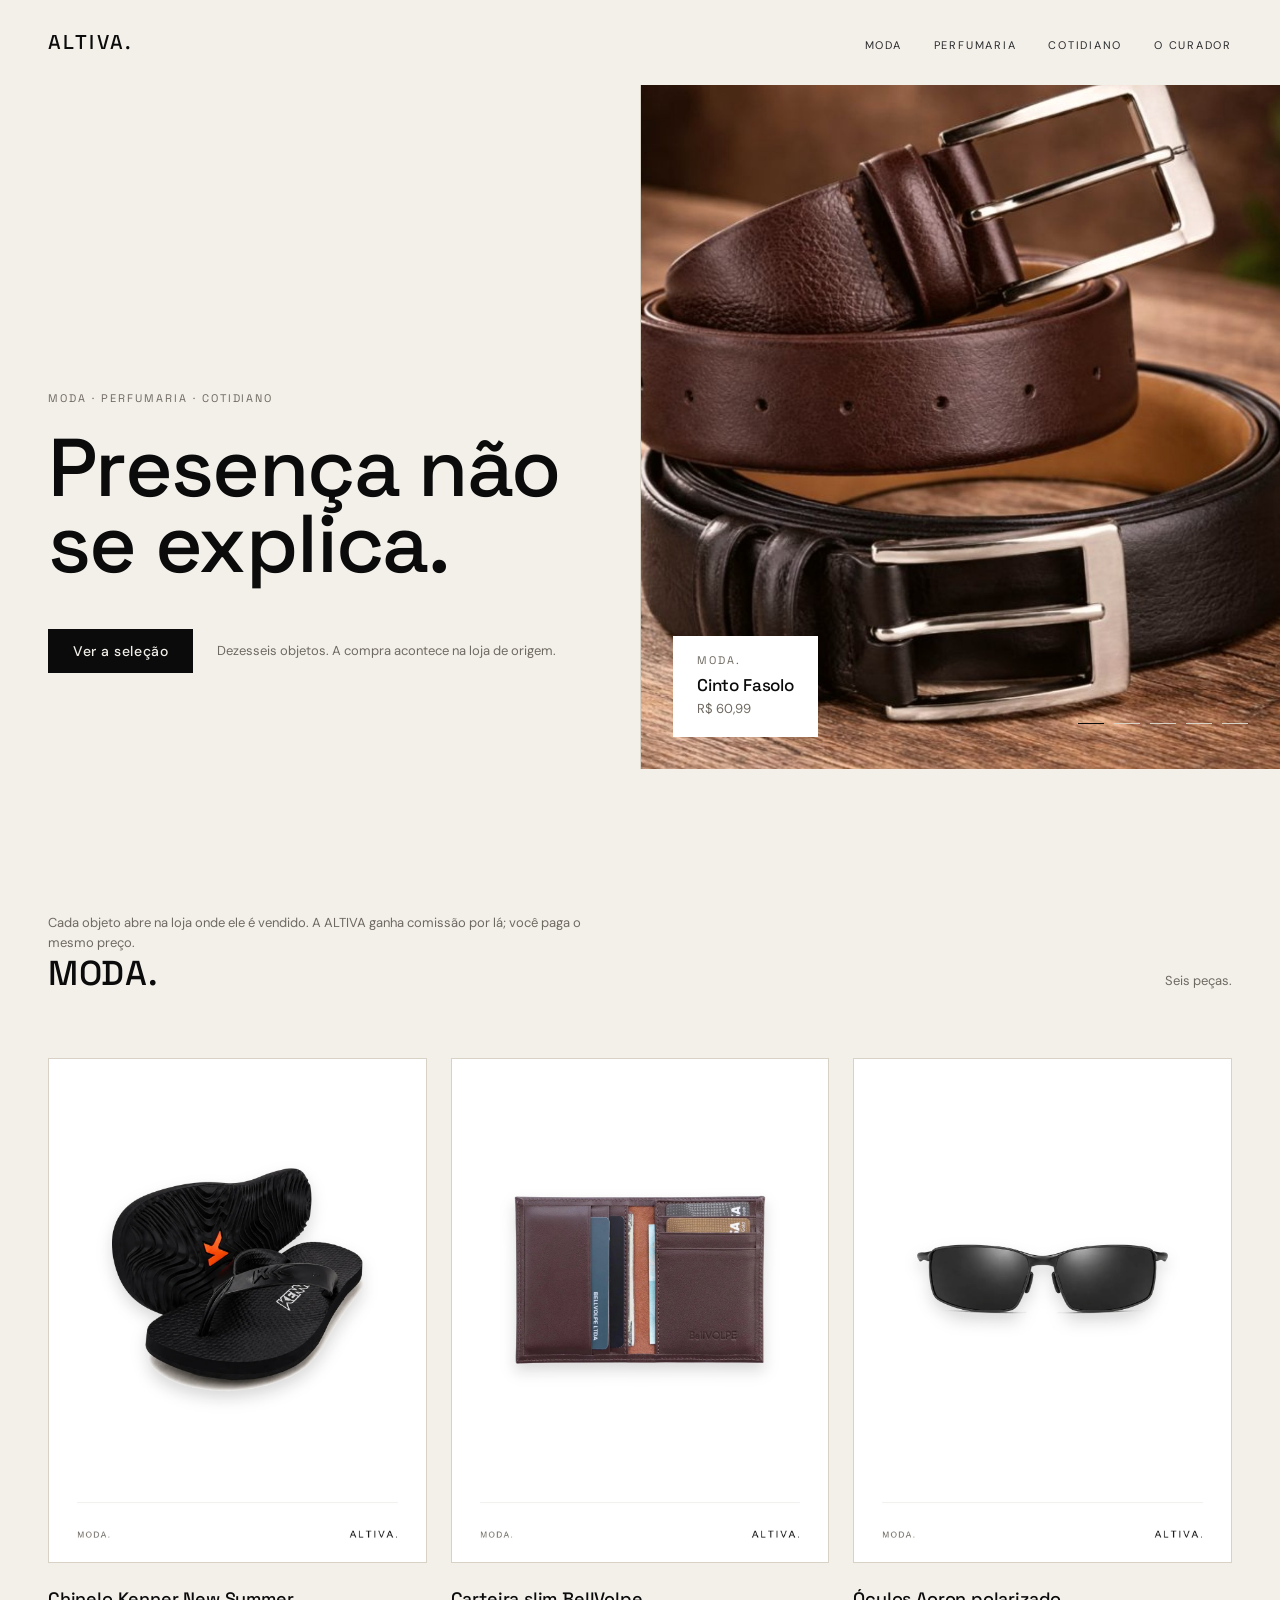
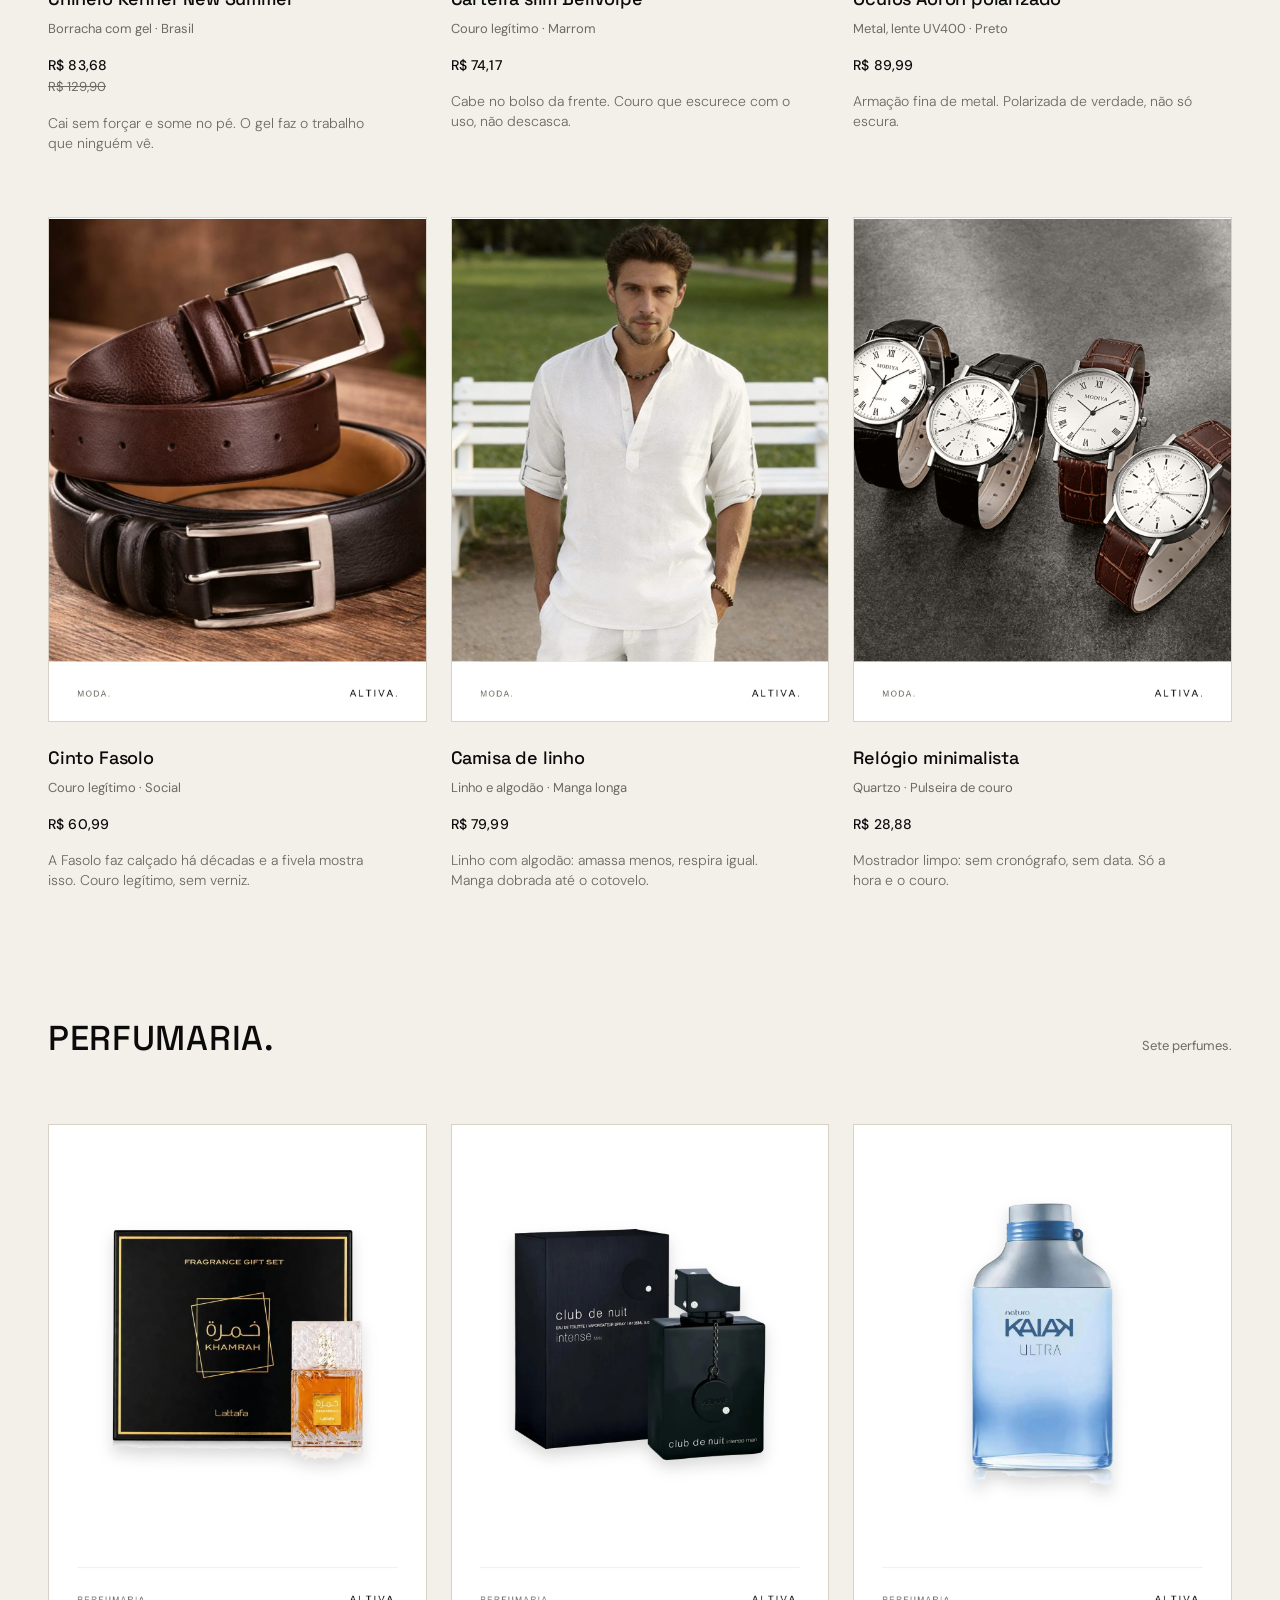
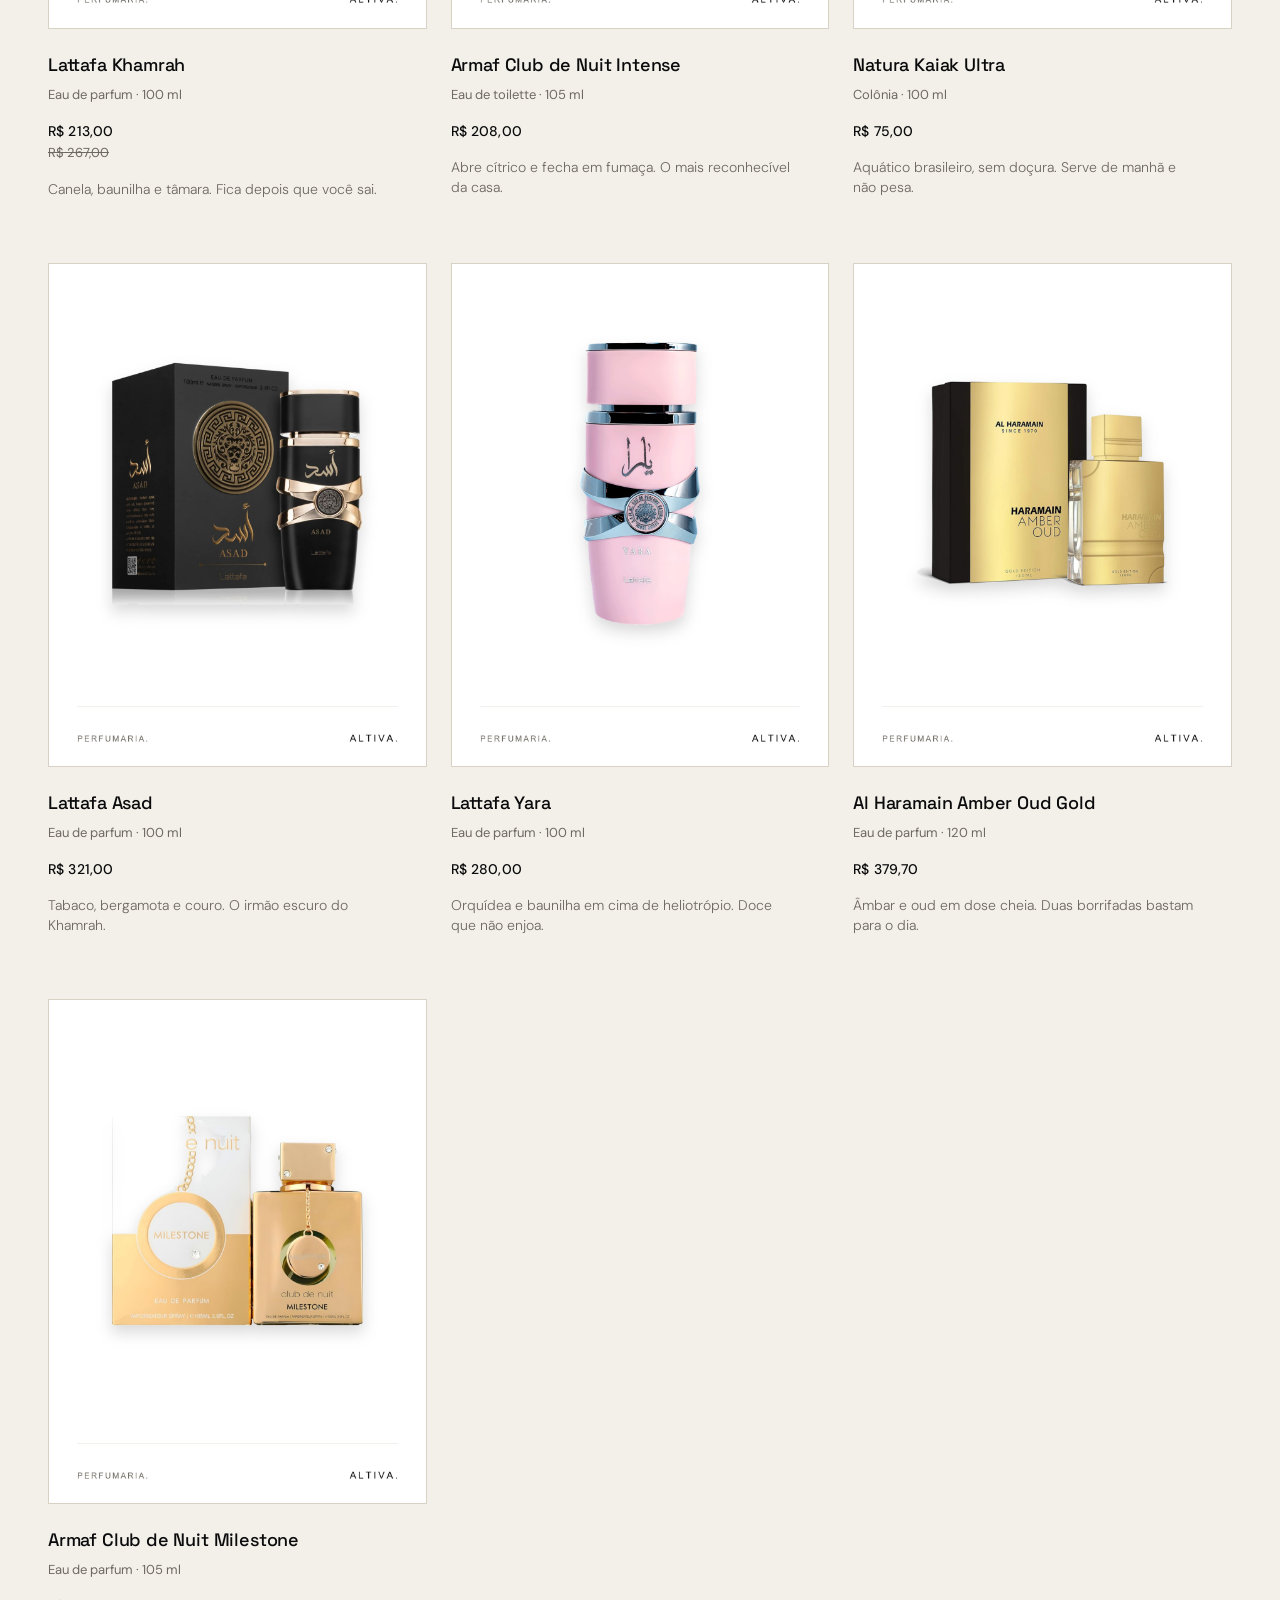
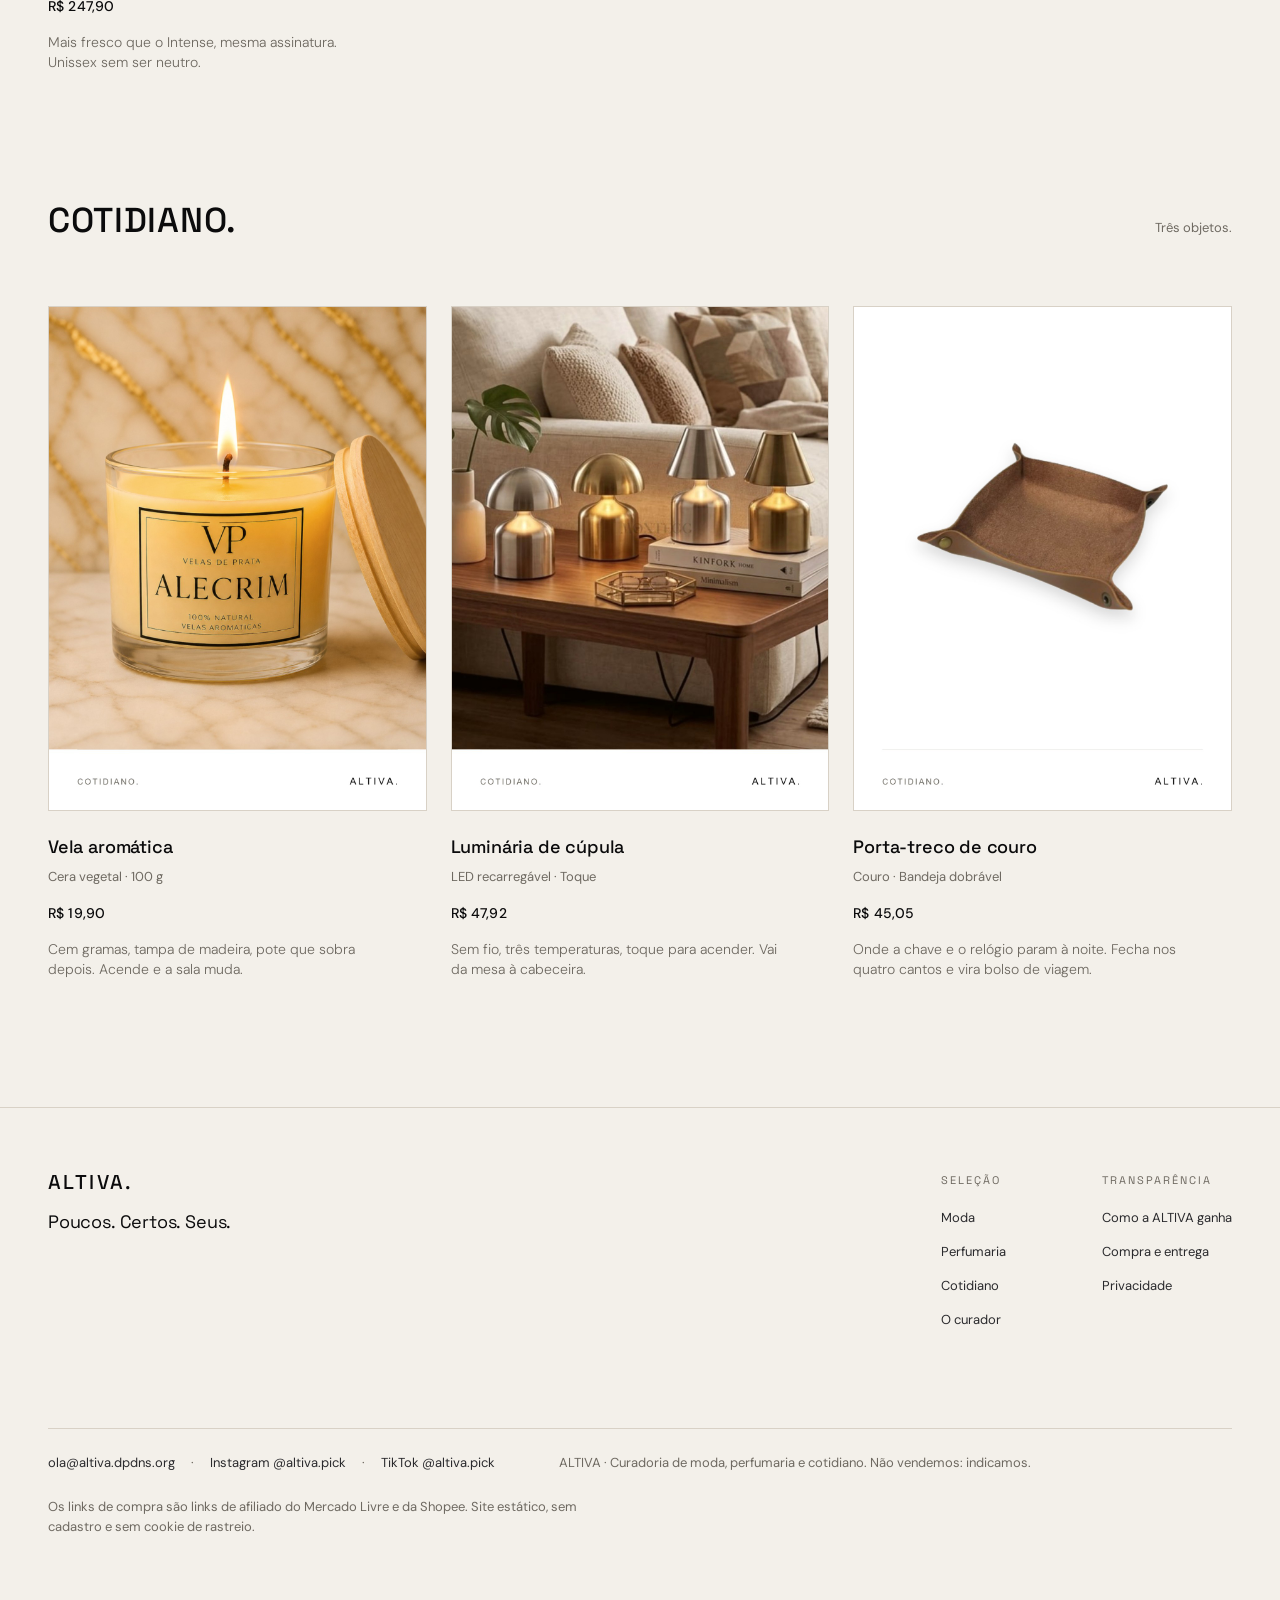
<file: index.html>
<!DOCTYPE html>
<html lang="pt-BR">
<head>
<meta charset="utf-8">
<meta name="viewport" content="width=device-width, initial-scale=1">
<title>ALTIVA. Presença não se explica.</title>
<meta name="description" content="ALTIVA é uma boutique digital de curadoria. Moda, perfumaria e cotidiano: poucas coisas, escolhidas uma a uma, para quem prefere decidir uma vez e bem.">
<meta name="theme-color" content="#F3F0EA">
<link rel="icon" href="assets/favicon.svg" type="image/svg+xml">
<link rel="preconnect" href="https://fonts.googleapis.com">
<link rel="preconnect" href="https://fonts.gstatic.com" crossorigin>
<link rel="stylesheet" href="assets/css/altiva.css">
</head>
<body>

<a class="pular" href="#selecao">Ir para a seleção</a>

<!-- ============================================================
     Cabeçalho. Transparente sobre o fundo da página.
     Sem borda inferior, sem fundo, uma ocorrência do logotipo.
     ============================================================ -->
<header class="cabecalho faixa">
  <div class="limite cabecalho__interno">
    <a class="marca" href="index.html">ALTIVA.</a>
    <nav class="nav" aria-label="Principal">
      <a class="nav__item" href="#moda">MODA</a>
      <a class="nav__item" href="#perfumaria">PERFUMARIA</a>
      <a class="nav__item" href="#cotidiano">COTIDIANO</a>
      <a class="nav__item" href="curador.html">O CURADOR</a>
    </nav>
  </div>
</header>

<main>

  <section class="hero" aria-labelledby="slogan">
    <div class="hero__texto">
      <p class="rotulo hero__rotulo">Moda &middot; Perfumaria &middot; Cotidiano</p>
      <h1 class="display" id="slogan">Presen&ccedil;a n&atilde;o<br>se explica.</h1>
      <div class="hero__acao">
        <a class="btn btn--primario" href="#selecao">Ver a sele&ccedil;&atilde;o</a>
        <span class="apoio">Dezesseis objetos. A compra acontece na loja de origem.</span>
      </div>
    </div>

    <div class="vitrine" id="vitrine">
      <a class="vitrine__quadro is-ativo" href="https://s.shopee.com.br/LnErhIjz7" target="_blank" rel="noopener sponsored nofollow"
         data-secao="MODA." data-nome="Cinto Fasolo" data-preco="R$ 60,99" aria-label="Cinto Fasolo, R$ 60,99, abre na loja">
        <img class="vitrine__img" src="produtos/imagens/moda-04.jpg" alt="Cinto Fasolo">
      </a>
      <a class="vitrine__quadro" href="https://s.shopee.com.br/6fhIODwJLc" target="_blank" rel="noopener sponsored nofollow"
         data-secao="COTIDIANO." data-nome="Luminária de cúpula" data-preco="R$ 47,92" aria-label="Luminária de cúpula, R$ 47,92, abre na loja">
        <img class="vitrine__img" src="produtos/imagens/cotidiano-02.jpg" alt="Luminária de cúpula" loading="lazy">
      </a>
      <a class="vitrine__quadro" href="https://s.shopee.com.br/5folDfL0CJ" target="_blank" rel="noopener sponsored nofollow"
         data-secao="MODA." data-nome="Relógio minimalista" data-preco="R$ 28,88" aria-label="Relógio minimalista, R$ 28,88, abre na loja">
        <img class="vitrine__img" src="produtos/imagens/moda-06.jpg" alt="Relógio minimalista" loading="lazy">
      </a>
      <a class="vitrine__quadro" href="https://s.shopee.com.br/6VNsBuwwgZ" target="_blank" rel="noopener sponsored nofollow"
         data-secao="COTIDIANO." data-nome="Vela aromática" data-preco="R$ 19,90" aria-label="Vela aromática, R$ 19,90, abre na loja">
        <img class="vitrine__img" src="produtos/imagens/cotidiano-01.jpg" alt="Vela aromática" loading="lazy">
      </a>
      <a class="vitrine__quadro" href="https://s.shopee.com.br/3B7QEyJkEI" target="_blank" rel="noopener sponsored nofollow"
         data-secao="MODA." data-nome="Camisa de linho" data-preco="R$ 79,99" aria-label="Camisa de linho, R$ 79,99, abre na loja">
        <img class="vitrine__img" src="produtos/imagens/moda-05.jpg" alt="Camisa de linho" loading="lazy">
      </a>
      <div class="vitrine__legenda">
        <p class="rotulo vitrine__secao">MODA.</p>
        <p class="vitrine__nome">Cinto Fasolo</p>
        <p class="apoio vitrine__preco">R$ 60,99</p>
      </div>
      <div class="vitrine__marcas">
        <button class="vitrine__marca is-ativo" type="button" aria-label="Ver Cinto Fasolo"></button>
        <button class="vitrine__marca" type="button" aria-label="Ver Luminária de cúpula"></button>
        <button class="vitrine__marca" type="button" aria-label="Ver Relógio minimalista"></button>
        <button class="vitrine__marca" type="button" aria-label="Ver Vela aromática"></button>
        <button class="vitrine__marca" type="button" aria-label="Ver Camisa de linho"></button>
      </div>
    </div>
  </section>

  <section class="secao faixa" id="selecao" aria-label="Sele&ccedil;&atilde;o">
    <div class="limite">

      <p class="apoio selecao__aviso">Cada objeto abre na loja onde ele &eacute; vendido.
      A ALTIVA ganha comiss&atilde;o por l&aacute;; voc&ecirc; paga o mesmo pre&ccedil;o.</p>

    <div class="secao__grupo" id="moda">

      <div class="selecao__cabecalho">
        <h2 class="t1 t1--versal">MODA.</h2>
        <p class="apoio">Seis peças.</p>
      </div>

      <div class="grade">

        <a class="cartao revelar" href="https://meli.la/2CSTyG4" target="_blank" rel="noopener sponsored nofollow">
          <div class="cartao__foto"><img class="cartao__img" src="produtos/imagens/moda-01.jpg" alt="Chinelo Kenner New Summer" loading="lazy"></div>
          <h3 class="cartao__nome">Chinelo Kenner New Summer</h3>
          <p class="apoio cartao__tecnica">Borracha com gel · Brasil</p>
          <p class="preco cartao__preco">R$ 83,68</p>
          <p class="apoio cartao__de">R$ 129,90</p>
          <p class="cartao__razao">Cai sem forçar e some no pé. O gel faz o trabalho que ninguém vê.</p>
        </a>

        <a class="cartao revelar" href="https://meli.la/1Yf7Lys" target="_blank" rel="noopener sponsored nofollow">
          <div class="cartao__foto"><img class="cartao__img" src="produtos/imagens/moda-02.jpg" alt="Carteira slim BellVolpe" loading="lazy"></div>
          <h3 class="cartao__nome">Carteira slim BellVolpe</h3>
          <p class="apoio cartao__tecnica">Couro legítimo · Marrom</p>
          <p class="preco cartao__preco">R$ 74,17</p>
          <p class="cartao__razao">Cabe no bolso da frente. Couro que escurece com o uso, não descasca.</p>
        </a>

        <a class="cartao revelar" href="https://meli.la/12cT33s" target="_blank" rel="noopener sponsored nofollow">
          <div class="cartao__foto"><img class="cartao__img" src="produtos/imagens/moda-03.jpg" alt="Óculos Aoron polarizado" loading="lazy"></div>
          <h3 class="cartao__nome">Óculos Aoron polarizado</h3>
          <p class="apoio cartao__tecnica">Metal, lente UV400 · Preto</p>
          <p class="preco cartao__preco">R$ 89,99</p>
          <p class="cartao__razao">Armação fina de metal. Polarizada de verdade, não só escura.</p>
        </a>

        <a class="cartao revelar" href="https://s.shopee.com.br/LnErhIjz7" target="_blank" rel="noopener sponsored nofollow">
          <div class="cartao__foto"><img class="cartao__img" src="produtos/imagens/moda-04.jpg" alt="Cinto Fasolo" loading="lazy"></div>
          <h3 class="cartao__nome">Cinto Fasolo</h3>
          <p class="apoio cartao__tecnica">Couro legítimo · Social</p>
          <p class="preco cartao__preco">R$ 60,99</p>
          <p class="cartao__razao">A Fasolo faz calçado há décadas e a fivela mostra isso. Couro legítimo, sem verniz.</p>
        </a>

        <a class="cartao revelar" href="https://s.shopee.com.br/3B7QEyJkEI" target="_blank" rel="noopener sponsored nofollow">
          <div class="cartao__foto"><img class="cartao__img" src="produtos/imagens/moda-05.jpg" alt="Camisa de linho" loading="lazy"></div>
          <h3 class="cartao__nome">Camisa de linho</h3>
          <p class="apoio cartao__tecnica">Linho e algodão · Manga longa</p>
          <p class="preco cartao__preco">R$ 79,99</p>
          <p class="cartao__razao">Linho com algodão: amassa menos, respira igual. Manga dobrada até o cotovelo.</p>
        </a>

        <a class="cartao revelar" href="https://s.shopee.com.br/5folDfL0CJ" target="_blank" rel="noopener sponsored nofollow">
          <div class="cartao__foto"><img class="cartao__img" src="produtos/imagens/moda-06.jpg" alt="Relógio minimalista" loading="lazy"></div>
          <h3 class="cartao__nome">Relógio minimalista</h3>
          <p class="apoio cartao__tecnica">Quartzo · Pulseira de couro</p>
          <p class="preco cartao__preco">R$ 28,88</p>
          <p class="cartao__razao">Mostrador limpo: sem cronógrafo, sem data. Só a hora e o couro.</p>
        </a>

      </div>
    </div>

    <div class="secao__grupo" id="perfumaria">

      <div class="selecao__cabecalho">
        <h2 class="t1 t1--versal">PERFUMARIA.</h2>
        <p class="apoio">Sete perfumes.</p>
      </div>

      <div class="grade">

        <a class="cartao revelar" href="https://meli.la/1RJn6Kc" target="_blank" rel="noopener sponsored nofollow">
          <div class="cartao__foto"><img class="cartao__img" src="produtos/imagens/perfumaria-01.jpg" alt="Lattafa Khamrah" loading="lazy"></div>
          <h3 class="cartao__nome">Lattafa Khamrah</h3>
          <p class="apoio cartao__tecnica">Eau de parfum · 100 ml</p>
          <p class="preco cartao__preco">R$ 213,00</p>
          <p class="apoio cartao__de">R$ 267,00</p>
          <p class="cartao__razao">Canela, baunilha e tâmara. Fica depois que você sai.</p>
        </a>

        <a class="cartao revelar" href="https://meli.la/2N1nED2" target="_blank" rel="noopener sponsored nofollow">
          <div class="cartao__foto"><img class="cartao__img" src="produtos/imagens/perfumaria-02.jpg" alt="Armaf Club de Nuit Intense" loading="lazy"></div>
          <h3 class="cartao__nome">Armaf Club de Nuit Intense</h3>
          <p class="apoio cartao__tecnica">Eau de toilette · 105 ml</p>
          <p class="preco cartao__preco">R$ 208,00</p>
          <p class="cartao__razao">Abre cítrico e fecha em fumaça. O mais reconhecível da casa.</p>
        </a>

        <a class="cartao revelar" href="https://meli.la/2AQYT85" target="_blank" rel="noopener sponsored nofollow">
          <div class="cartao__foto"><img class="cartao__img" src="produtos/imagens/perfumaria-03.jpg" alt="Natura Kaiak Ultra" loading="lazy"></div>
          <h3 class="cartao__nome">Natura Kaiak Ultra</h3>
          <p class="apoio cartao__tecnica">Colônia · 100 ml</p>
          <p class="preco cartao__preco">R$ 75,00</p>
          <p class="cartao__razao">Aquático brasileiro, sem doçura. Serve de manhã e não pesa.</p>
        </a>

        <a class="cartao revelar" href="https://s.shopee.com.br/6fhISEnuqT" target="_blank" rel="noopener sponsored nofollow">
          <div class="cartao__foto"><img class="cartao__img" src="produtos/imagens/perfumaria-04.jpg" alt="Lattafa Asad" loading="lazy"></div>
          <h3 class="cartao__nome">Lattafa Asad</h3>
          <p class="apoio cartao__tecnica">Eau de parfum · 100 ml</p>
          <p class="preco cartao__preco">R$ 321,00</p>
          <p class="cartao__razao">Tabaco, bergamota e couro. O irmão escuro do Khamrah.</p>
        </a>

        <a class="cartao revelar" href="https://s.shopee.com.br/9fKu1mp1Wm" target="_blank" rel="noopener sponsored nofollow">
          <div class="cartao__foto"><img class="cartao__img" src="produtos/imagens/perfumaria-05.jpg" alt="Lattafa Yara" loading="lazy"></div>
          <h3 class="cartao__nome">Lattafa Yara</h3>
          <p class="apoio cartao__tecnica">Eau de parfum · 100 ml</p>
          <p class="preco cartao__preco">R$ 280,00</p>
          <p class="cartao__razao">Orquídea e baunilha em cima de heliotrópio. Doce que não enjoa.</p>
        </a>

        <a class="cartao revelar" href="https://s.shopee.com.br/6Al1nIyDMT" target="_blank" rel="noopener sponsored nofollow">
          <div class="cartao__foto"><img class="cartao__img" src="produtos/imagens/perfumaria-06.jpg" alt="Al Haramain Amber Oud Gold" loading="lazy"></div>
          <h3 class="cartao__nome">Al Haramain Amber Oud Gold</h3>
          <p class="apoio cartao__tecnica">Eau de parfum · 120 ml</p>
          <p class="preco cartao__preco">R$ 379,70</p>
          <p class="cartao__razao">Âmbar e oud em dose cheia. Duas borrifadas bastam para o dia.</p>
        </a>

        <a class="cartao revelar" href="https://s.shopee.com.br/6L4Rzbxa1W" target="_blank" rel="noopener sponsored nofollow">
          <div class="cartao__foto"><img class="cartao__img" src="produtos/imagens/perfumaria-07.jpg" alt="Armaf Club de Nuit Milestone" loading="lazy"></div>
          <h3 class="cartao__nome">Armaf Club de Nuit Milestone</h3>
          <p class="apoio cartao__tecnica">Eau de parfum · 105 ml</p>
          <p class="preco cartao__preco">R$ 247,90</p>
          <p class="cartao__razao">Mais fresco que o Intense, mesma assinatura. Unissex sem ser neutro.</p>
        </a>

      </div>
    </div>

    <div class="secao__grupo" id="cotidiano">

      <div class="selecao__cabecalho">
        <h2 class="t1 t1--versal">COTIDIANO.</h2>
        <p class="apoio">Três objetos.</p>
      </div>

      <div class="grade">

        <a class="cartao revelar" href="https://s.shopee.com.br/6VNsBuwwgZ" target="_blank" rel="noopener sponsored nofollow">
          <div class="cartao__foto"><img class="cartao__img" src="produtos/imagens/cotidiano-01.jpg" alt="Vela aromática" loading="lazy"></div>
          <h3 class="cartao__nome">Vela aromática</h3>
          <p class="apoio cartao__tecnica">Cera vegetal · 100 g</p>
          <p class="preco cartao__preco">R$ 19,90</p>
          <p class="cartao__razao">Cem gramas, tampa de madeira, pote que sobra depois. Acende e a sala muda.</p>
        </a>

        <a class="cartao revelar" href="https://s.shopee.com.br/6fhIODwJLc" target="_blank" rel="noopener sponsored nofollow">
          <div class="cartao__foto"><img class="cartao__img" src="produtos/imagens/cotidiano-02.jpg" alt="Luminária de cúpula" loading="lazy"></div>
          <h3 class="cartao__nome">Luminária de cúpula</h3>
          <p class="apoio cartao__tecnica">LED recarregável · Toque</p>
          <p class="preco cartao__preco">R$ 47,92</p>
          <p class="cartao__razao">Sem fio, três temperaturas, toque para acender. Vai da mesa à cabeceira.</p>
        </a>

        <a class="cartao revelar" href="https://s.shopee.com.br/6q0iaWvg0f" target="_blank" rel="noopener sponsored nofollow">
          <div class="cartao__foto"><img class="cartao__img" src="produtos/imagens/cotidiano-03.jpg" alt="Porta-treco de couro" loading="lazy"></div>
          <h3 class="cartao__nome">Porta-treco de couro</h3>
          <p class="apoio cartao__tecnica">Couro · Bandeja dobrável</p>
          <p class="preco cartao__preco">R$ 45,05</p>
          <p class="cartao__razao">Onde a chave e o relógio param à noite. Fecha nos quatro cantos e vira bolso de viagem.</p>
        </a>

      </div>
    </div>

    </div>
  </section>

</main>

<!-- ============================================================
     Rodapé. Linha fina de 1 px. Fecha a experiência.
     ============================================================ -->
<footer class="rodape faixa">
  <div class="limite">
    <div class="rodape__interno">

      <div>
        <p class="marca rodape__assinatura">ALTIVA.</p>
        <p class="rodape__slogan">Poucos. Certos. Seus.</p>
      </div>

      <div class="rodape__listas">
        <div>
          <p class="rotulo rodape__titulo">Seleção</p>
          <ul class="rodape__lista">
            <li><a class="rodape__link" href="#moda">Moda</a></li>
            <li><a class="rodape__link" href="#perfumaria">Perfumaria</a></li>
            <li><a class="rodape__link" href="#cotidiano">Cotidiano</a></li>
            <li><a class="rodape__link" href="curador.html">O curador</a></li>
          </ul>
        </div>
        <div>
          <p class="rotulo rodape__titulo">Transpar&ecirc;ncia</p>
          <ul class="rodape__lista">
            <li><a class="rodape__link" href="curador.html#politicas">Como a ALTIVA ganha</a></li>
            <li><a class="rodape__link" href="curador.html#politicas">Compra e entrega</a></li>
            <li><a class="rodape__link" href="curador.html#politicas">Privacidade</a></li>
          </ul>
        </div>
      </div>

    </div>

    <div class="rodape__legal">
      <p class="apoio rodape__contato">
        <a class="rodape__link" href="mailto:ola@altiva.dpdns.org">ola@altiva.dpdns.org</a>
        <span class="rodape__sep" aria-hidden="true">·</span>
        <a class="rodape__link" href="https://instagram.com/altiva.pick" rel="noreferrer">Instagram @altiva.pick</a>
        <span class="rodape__sep" aria-hidden="true">·</span>
        <a class="rodape__link" href="https://www.tiktok.com/@altiva.pick" rel="noreferrer">TikTok @altiva.pick</a>
      </p>
      <p class="apoio">ALTIVA &middot; Curadoria de moda, perfumaria e cotidiano. N&atilde;o vendemos: indicamos.</p>
      <p class="apoio">Os links de compra s&atilde;o links de afiliado do Mercado Livre e da Shopee. Site est&aacute;tico, sem cadastro e sem cookie de rastreio.</p>
    </div>
  </div>
</footer>

<!-- __vitrine_js -->
<script>
/* Vitrine, revelacao ao rolar e marcacao da secao na navegacao.
   Tudo respeita prefers-reduced-motion. Sem biblioteca. */
(function(){
  var reduz = window.matchMedia && window.matchMedia('(prefers-reduced-motion: reduce)').matches;

  /* --- vitrine do hero --- */
  var v = document.getElementById('vitrine');
  if (v) {
    var quadros = [].slice.call(v.querySelectorAll('.vitrine__quadro'));
    var marcas  = [].slice.call(v.querySelectorAll('.vitrine__marca'));
    var secao = v.querySelector('.vitrine__secao');
    var nome  = v.querySelector('.vitrine__nome');
    var preco = v.querySelector('.vitrine__preco');
    var i = 0, parado = false, timer = null;

    /* imagens fora do quadro ativo ficam com opacidade 0 e o lazy nunca dispara,
       entao forcamos o carregamento assim que a pagina termina de carregar */
    function aquece(){
      quadros.forEach(function(q){
        var im = q.querySelector('img');
        if (im && im.loading === 'lazy') im.loading = 'eager';
      });
    }
    if (document.readyState === 'complete') aquece();
    else window.addEventListener('load', aquece);


    function mostra(n){
      i = (n + quadros.length) % quadros.length;
      quadros.forEach(function(q, k){
        var on = (k === i);
        q.classList.toggle('is-ativo', on);
        q.setAttribute('aria-hidden', on ? 'false' : 'true');
        q.tabIndex = on ? 0 : -1;
      });
      marcas.forEach(function(m, k){
        m.classList.toggle('is-ativo', k === i);
        m.setAttribute('aria-current', k === i ? 'true' : 'false');
      });
      var q = quadros[i];
      if (secao) secao.textContent = q.getAttribute('data-secao');
      if (nome)  nome.textContent  = q.getAttribute('data-nome');
      if (preco) preco.textContent = q.getAttribute('data-preco');
    }
    function liga(){ if (!timer && !reduz && quadros.length > 1) timer = setInterval(function(){ if(!parado) mostra(i+1); }, 4600); }
    function desliga(){ if (timer) { clearInterval(timer); timer = null; } }

    mostra(0); liga();
    v.addEventListener('mouseenter', function(){ parado = true; });
    v.addEventListener('mouseleave', function(){ parado = false; });
    v.addEventListener('focusin',   function(){ parado = true; });
    v.addEventListener('focusout',  function(){ parado = false; });
    marcas.forEach(function(m, k){ m.addEventListener('click', function(){ mostra(k); }); });
    document.addEventListener('visibilitychange', function(){ document.hidden ? desliga() : liga(); });
  }

  /* --- revelacao ao rolar e secao ativa na navegacao ---
     Sem IntersectionObserver: um unico handler no scroll, com rAF.
     Observer perdia cartao quando a rolagem era rapida, e cartao invisivel
     e pior que cartao sem animacao. */
  var alvos = [].slice.call(document.querySelectorAll('.revelar'));
  var itens = {};
  [].slice.call(document.querySelectorAll('.nav__item')).forEach(function(a){
    var m = (a.getAttribute('href') || '').match(/#([a-z]+)$/);
    if (m) itens[m[1]] = a;
  });
  var secoes = ['moda','perfumaria','cotidiano']
    .map(function(id){ return document.getElementById(id); })
    .filter(Boolean);

  if (reduz) {
    alvos.forEach(function(e){ e.classList.add('revelado'); });
  }

  var pendente = false;
  function varre(){
    pendente = false;
    var alturaJanela = window.innerHeight || document.documentElement.clientHeight;

    if (!reduz) {
      for (var k = alvos.length - 1; k >= 0; k--) {
        var e = alvos[k];
        if (e.getBoundingClientRect().top < alturaJanela * 0.92) {
          e.classList.add('revelado');
          alvos.splice(k, 1);
        }
      }
    }

    var meio = alturaJanela * 0.35, atual = null;
    secoes.forEach(function(sec){
      var r = sec.getBoundingClientRect();
      if (r.top <= meio && r.bottom > meio) atual = sec.id;
    });
    for (var id in itens) itens[id].classList.toggle('is-ativo', id === atual);
  }
  /* setTimeout e nao requestAnimationFrame: rAF nao dispara em aba sem pintura,
     e cartao invisivel e pior do que cartao sem anima. Sao 16 elementos. */
  function agenda(){
    if (pendente) return;
    pendente = true;
    setTimeout(varre, 60);
  }

  varre();
  window.addEventListener('scroll', agenda, { passive: true });
  window.addEventListener('resize', agenda);
  window.addEventListener('load', varre);
  /* rede de seguranca: nada fica invisivel para sempre */
  setTimeout(function(){ alvos.forEach(function(e){ e.classList.add('revelado'); }); }, 6000);
})();
</script>

</body>
</html>
</file>
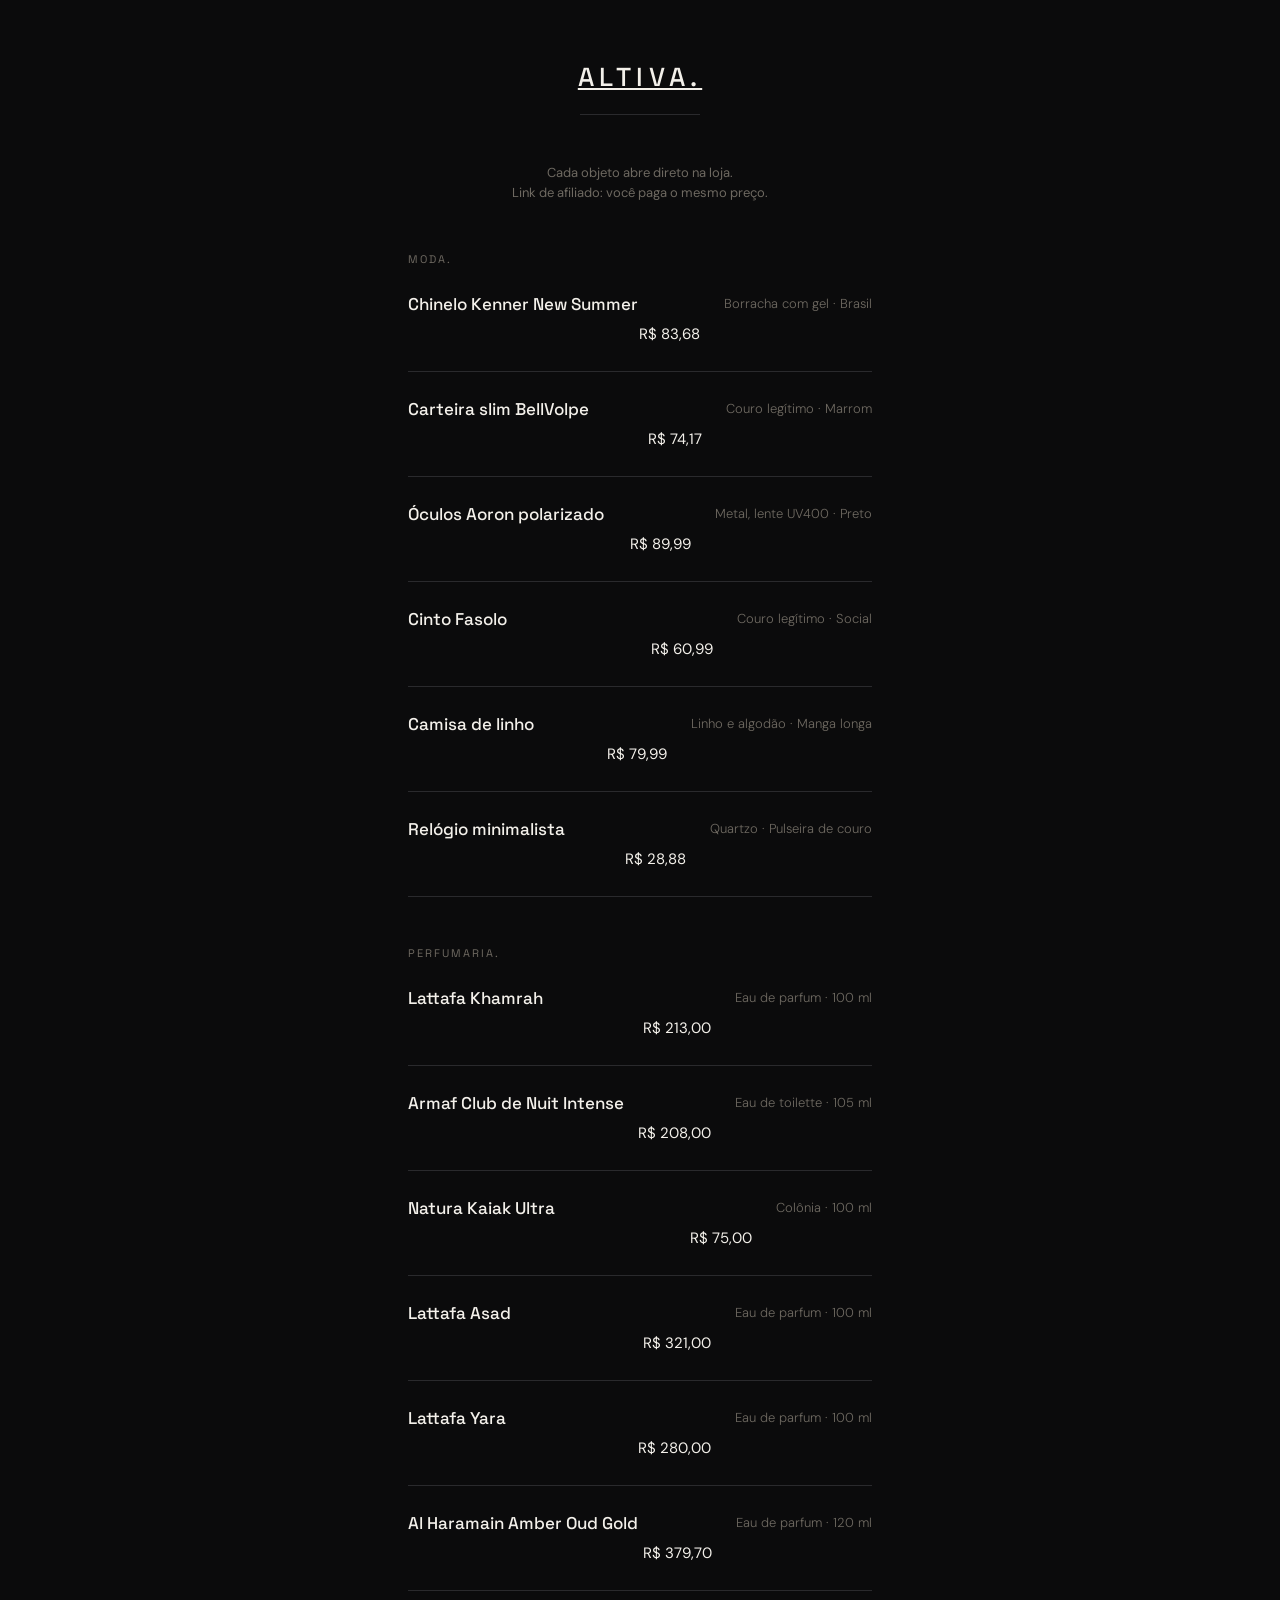
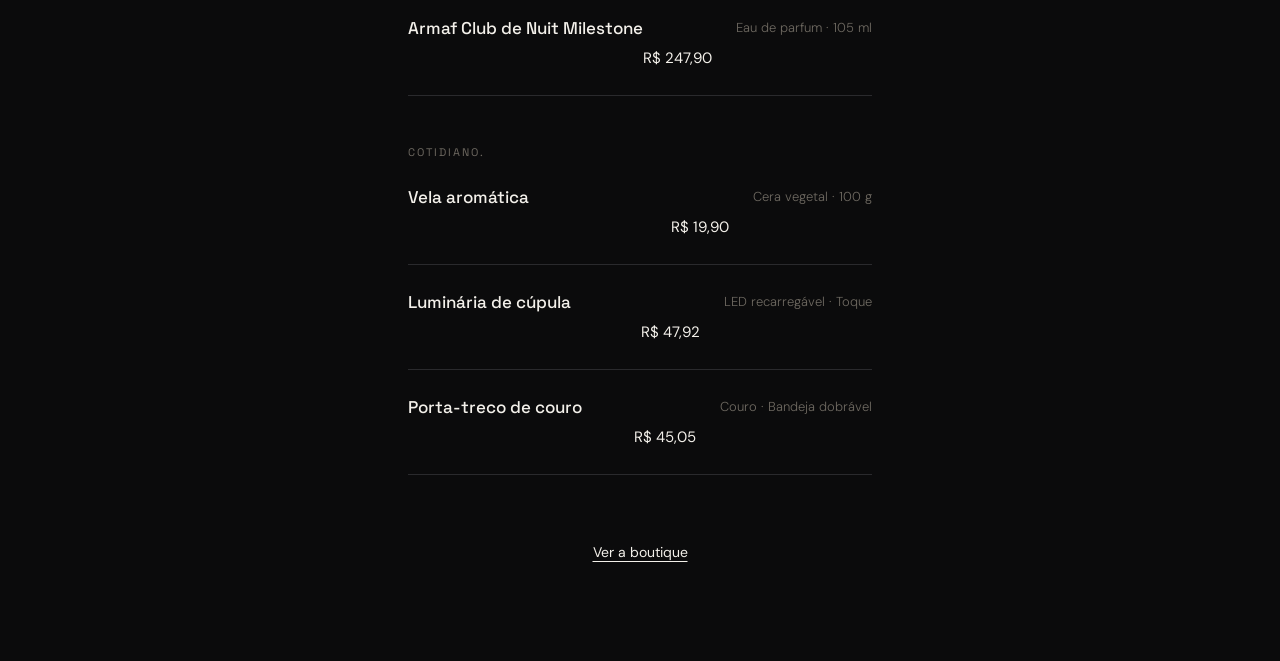
<file: r/index.html>
<!DOCTYPE html>
<html lang="pt-BR">
<head>
<meta charset="utf-8">
<meta name="viewport" content="width=device-width, initial-scale=1">
<title>A sele&ccedil;&atilde;o &middot; ALTIVA.</title>
<meta name="description" content="Todos os objetos da sele&ccedil;&atilde;o ALTIVA, cada um abrindo direto na loja.">
<meta name="theme-color" content="#0B0B0C">
<link rel="icon" href="../assets/favicon.svg" type="image/svg+xml">
<link rel="stylesheet" href="../assets/css/altiva.css">
<style>
  .hub{max-width:560px;margin:0 auto;padding:var(--e6) var(--margem) var(--e7)}
  .hub__marca{font-family:var(--grotesk);font-weight:500;font-size:26px;letter-spacing:.2em;color:var(--titulo);display:block;text-align:center}
  .hub__linha{width:120px;height:1px;background:var(--linha);margin:var(--e3) auto var(--e5)}
  .hub__secao{margin-top:var(--e5)}
  .atalho{display:grid;grid-template-columns:minmax(0,1fr) auto;gap:4px var(--e3);
    padding:var(--e3) 0;border-bottom:1px solid var(--linha);text-decoration:none;
    transition:opacity var(--transicao)}
  .atalho:hover{opacity:.62}
  .atalho__nome{font-family:var(--grotesk);font-weight:500;font-size:17px;color:var(--titulo)}
  .atalho__preco{font-family:var(--sans);font-weight:400;font-size:15px;color:var(--titulo);text-align:right;align-self:center;grid-row:span 2}
  .atalho__meta{font-family:var(--sans);font-weight:300;font-size:13px;color:var(--apoio)}
</style>
</head>
<body class="noir">
<main class="hub">
  <a class="hub__marca" href="../index.html">ALTIVA.</a>
  <div class="hub__linha"></div>
  <p class="apoio" style="text-align:center">Cada objeto abre direto na loja.<br>Link de afiliado: voc&ecirc; paga o mesmo pre&ccedil;o.</p>
  <section class="hub__secao">
    <p class="rotulo">MODA.</p>
      <a class="atalho" href="https://meli.la/2CSTyG4" target="_blank" rel="noopener sponsored nofollow">
        <span class="atalho__nome">Chinelo Kenner New Summer</span>
        <span class="atalho__meta">Borracha com gel · Brasil</span>
        <span class="atalho__preco">R$ 83,68</span>
      </a>
      <a class="atalho" href="https://meli.la/1Yf7Lys" target="_blank" rel="noopener sponsored nofollow">
        <span class="atalho__nome">Carteira slim BellVolpe</span>
        <span class="atalho__meta">Couro legítimo · Marrom</span>
        <span class="atalho__preco">R$ 74,17</span>
      </a>
      <a class="atalho" href="https://meli.la/12cT33s" target="_blank" rel="noopener sponsored nofollow">
        <span class="atalho__nome">Óculos Aoron polarizado</span>
        <span class="atalho__meta">Metal, lente UV400 · Preto</span>
        <span class="atalho__preco">R$ 89,99</span>
      </a>
      <a class="atalho" href="https://s.shopee.com.br/LnErhIjz7" target="_blank" rel="noopener sponsored nofollow">
        <span class="atalho__nome">Cinto Fasolo</span>
        <span class="atalho__meta">Couro legítimo · Social</span>
        <span class="atalho__preco">R$ 60,99</span>
      </a>
      <a class="atalho" href="https://s.shopee.com.br/3B7QEyJkEI" target="_blank" rel="noopener sponsored nofollow">
        <span class="atalho__nome">Camisa de linho</span>
        <span class="atalho__meta">Linho e algodão · Manga longa</span>
        <span class="atalho__preco">R$ 79,99</span>
      </a>
      <a class="atalho" href="https://s.shopee.com.br/5folDfL0CJ" target="_blank" rel="noopener sponsored nofollow">
        <span class="atalho__nome">Relógio minimalista</span>
        <span class="atalho__meta">Quartzo · Pulseira de couro</span>
        <span class="atalho__preco">R$ 28,88</span>
      </a>
  </section>
  <section class="hub__secao">
    <p class="rotulo">PERFUMARIA.</p>
      <a class="atalho" href="https://meli.la/1RJn6Kc" target="_blank" rel="noopener sponsored nofollow">
        <span class="atalho__nome">Lattafa Khamrah</span>
        <span class="atalho__meta">Eau de parfum · 100 ml</span>
        <span class="atalho__preco">R$ 213,00</span>
      </a>
      <a class="atalho" href="https://meli.la/2N1nED2" target="_blank" rel="noopener sponsored nofollow">
        <span class="atalho__nome">Armaf Club de Nuit Intense</span>
        <span class="atalho__meta">Eau de toilette · 105 ml</span>
        <span class="atalho__preco">R$ 208,00</span>
      </a>
      <a class="atalho" href="https://meli.la/2AQYT85" target="_blank" rel="noopener sponsored nofollow">
        <span class="atalho__nome">Natura Kaiak Ultra</span>
        <span class="atalho__meta">Colônia · 100 ml</span>
        <span class="atalho__preco">R$ 75,00</span>
      </a>
      <a class="atalho" href="https://s.shopee.com.br/6fhISEnuqT" target="_blank" rel="noopener sponsored nofollow">
        <span class="atalho__nome">Lattafa Asad</span>
        <span class="atalho__meta">Eau de parfum · 100 ml</span>
        <span class="atalho__preco">R$ 321,00</span>
      </a>
      <a class="atalho" href="https://s.shopee.com.br/9fKu1mp1Wm" target="_blank" rel="noopener sponsored nofollow">
        <span class="atalho__nome">Lattafa Yara</span>
        <span class="atalho__meta">Eau de parfum · 100 ml</span>
        <span class="atalho__preco">R$ 280,00</span>
      </a>
      <a class="atalho" href="https://s.shopee.com.br/6Al1nIyDMT" target="_blank" rel="noopener sponsored nofollow">
        <span class="atalho__nome">Al Haramain Amber Oud Gold</span>
        <span class="atalho__meta">Eau de parfum · 120 ml</span>
        <span class="atalho__preco">R$ 379,70</span>
      </a>
      <a class="atalho" href="https://s.shopee.com.br/6L4Rzbxa1W" target="_blank" rel="noopener sponsored nofollow">
        <span class="atalho__nome">Armaf Club de Nuit Milestone</span>
        <span class="atalho__meta">Eau de parfum · 105 ml</span>
        <span class="atalho__preco">R$ 247,90</span>
      </a>
  </section>
  <section class="hub__secao">
    <p class="rotulo">COTIDIANO.</p>
      <a class="atalho" href="https://s.shopee.com.br/6VNsBuwwgZ" target="_blank" rel="noopener sponsored nofollow">
        <span class="atalho__nome">Vela aromática</span>
        <span class="atalho__meta">Cera vegetal · 100 g</span>
        <span class="atalho__preco">R$ 19,90</span>
      </a>
      <a class="atalho" href="https://s.shopee.com.br/6fhIODwJLc" target="_blank" rel="noopener sponsored nofollow">
        <span class="atalho__nome">Luminária de cúpula</span>
        <span class="atalho__meta">LED recarregável · Toque</span>
        <span class="atalho__preco">R$ 47,92</span>
      </a>
      <a class="atalho" href="https://s.shopee.com.br/6q0iaWvg0f" target="_blank" rel="noopener sponsored nofollow">
        <span class="atalho__nome">Porta-treco de couro</span>
        <span class="atalho__meta">Couro · Bandeja dobrável</span>
        <span class="atalho__preco">R$ 45,05</span>
      </a>
  </section>
  <p class="mt-6" style="text-align:center"><a class="link" href="../index.html">Ver a boutique</a></p>
</main>
</body>
</html>
</file>
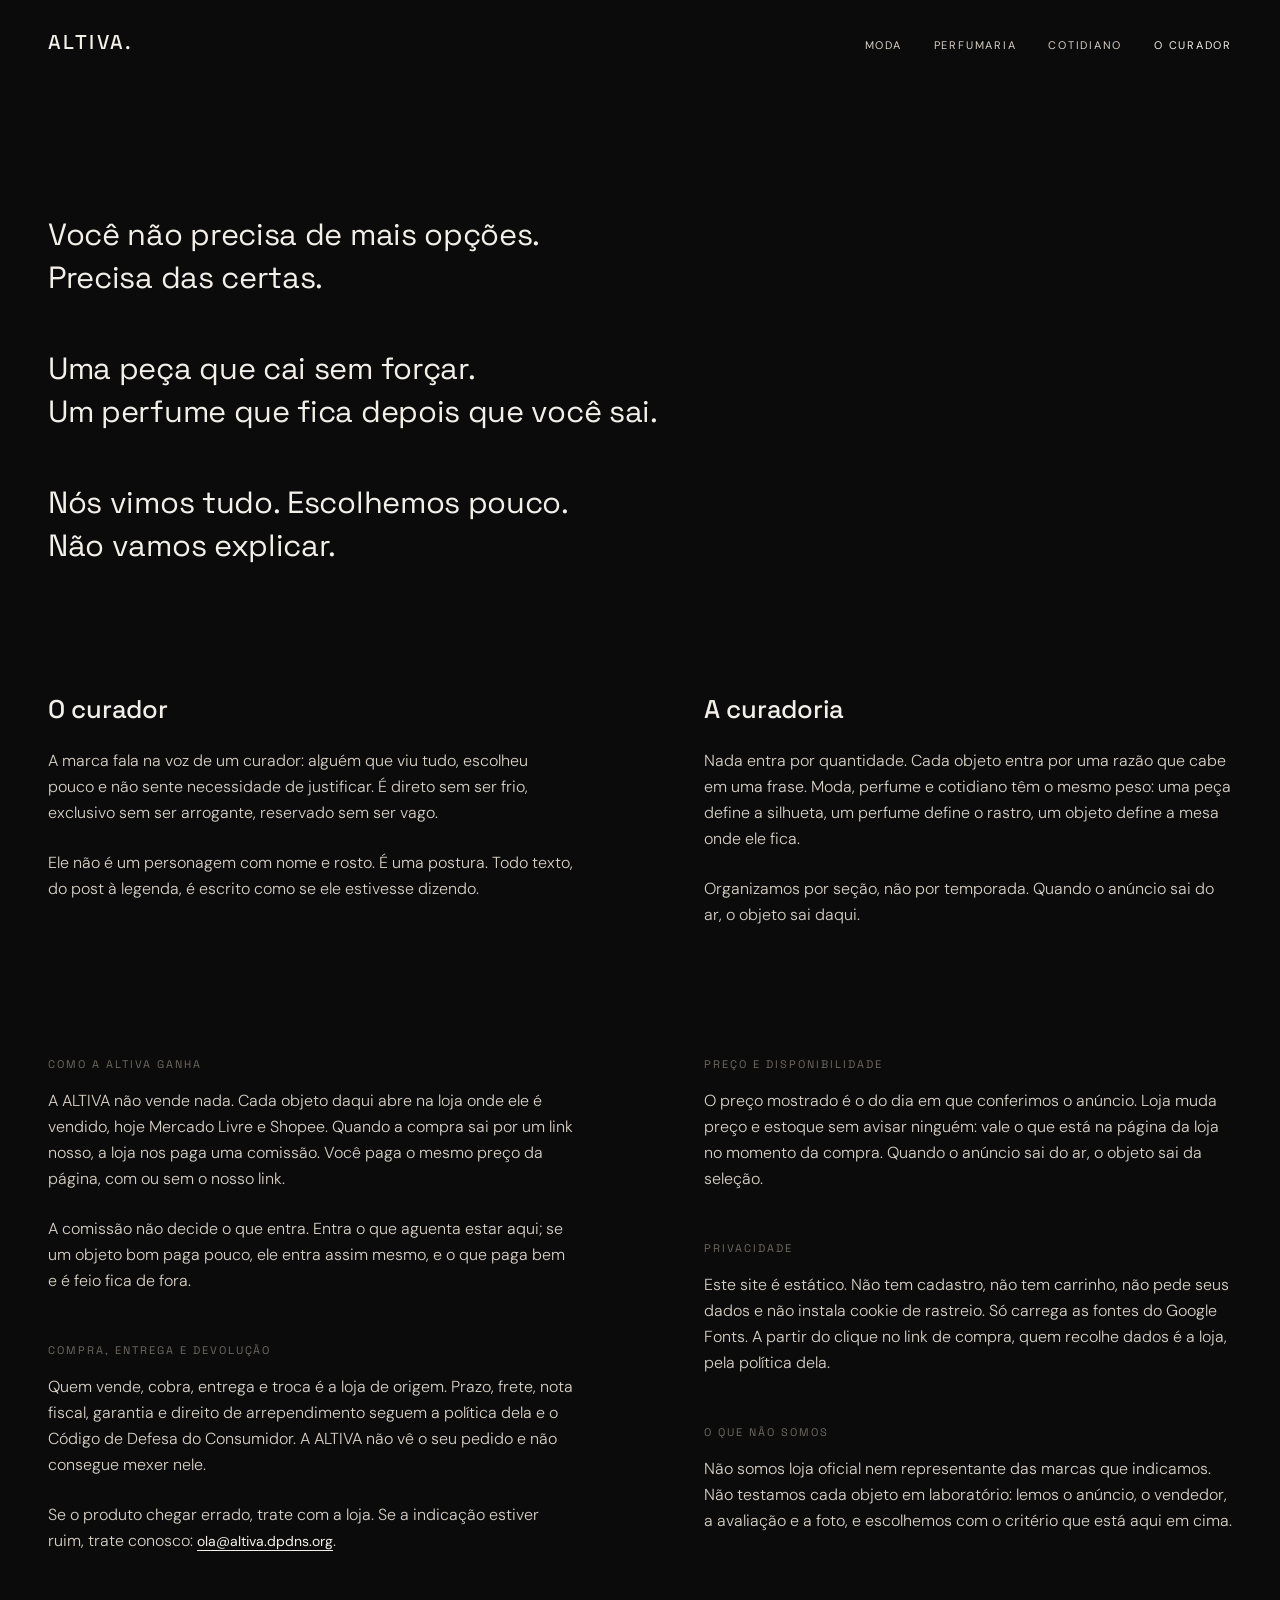
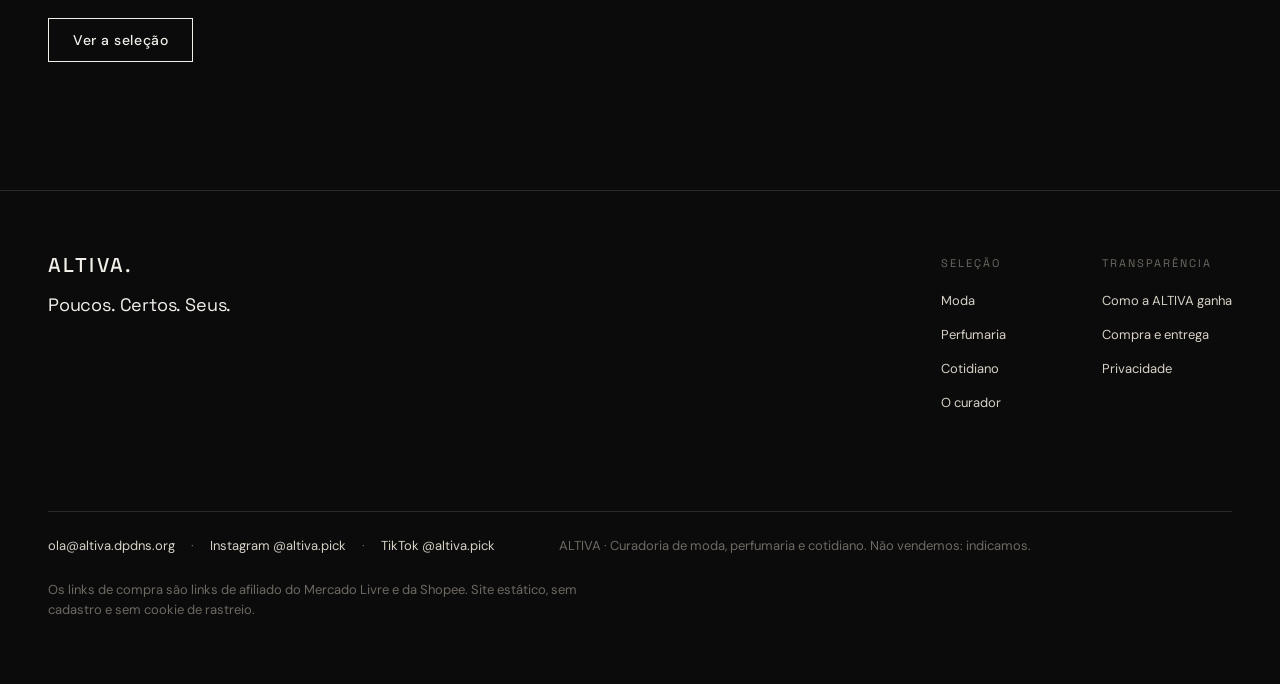
<file: curador.html>
<!DOCTYPE html>
<html lang="pt-BR">
<head>
<meta charset="utf-8">
<meta name="viewport" content="width=device-width, initial-scale=1">
<title>O curador · ALTIVA.</title>
<meta name="description" content="A marca fala na voz de um curador: alguém que viu tudo, escolheu pouco e não sente necessidade de justificar.">
<meta name="theme-color" content="#0B0B0C">
<link rel="icon" href="assets/favicon.svg" type="image/svg+xml">
<link rel="preconnect" href="https://fonts.googleapis.com">
<link rel="preconnect" href="https://fonts.gstatic.com" crossorigin>
<link rel="stylesheet" href="assets/css/altiva.css">
</head>
<body class="noir">

<a class="pular" href="#manifesto">Ir para o manifesto</a>

<header class="cabecalho faixa">
  <div class="limite cabecalho__interno">
    <a class="marca" href="index.html">ALTIVA.</a>
    <nav class="nav" aria-label="Principal">
      <a class="nav__item" href="index.html#moda">MODA</a>
      <a class="nav__item" href="index.html#perfumaria">PERFUMARIA</a>
      <a class="nav__item" href="index.html#cotidiano">COTIDIANO</a>
      <a class="nav__item" href="curador.html" aria-current="page">O CURADOR</a>
    </nav>
  </div>
</header>

<main class="faixa">
  <div class="limite">

    <section class="manifesto" id="manifesto" aria-label="Manifesto">
      <p class="manifesto__verso">Você não precisa de mais opções.<br>Precisa das certas.</p>
      <p class="manifesto__verso">Uma peça que cai sem forçar.<br>Um perfume que fica depois que você sai.</p>
      <p class="manifesto__verso">Nós vimos tudo. Escolhemos pouco.<br>Não vamos explicar.</p>
    </section>

    <section class="duas" aria-labelledby="titulo-curador">
      <div>
        <h1 class="t2" id="titulo-curador">O curador</h1>
        <p class="corpo mt-3">
          A marca fala na voz de um curador: alguém que viu tudo, escolheu pouco e não sente
          necessidade de justificar. É direto sem ser frio, exclusivo sem ser arrogante,
          reservado sem ser vago.
        </p>
        <p class="corpo mt-3">
          Ele não é um personagem com nome e rosto. É uma postura. Todo texto, do post à
          legenda, é escrito como se ele estivesse dizendo.
        </p>
      </div>
      <div>
        <h2 class="t2">A curadoria</h2>
        <p class="corpo mt-3">
          Nada entra por quantidade. Cada objeto entra por uma razão que cabe em uma frase.
          Moda, perfume e cotidiano têm o mesmo peso: uma peça define a silhueta, um perfume define o rastro, um objeto define a mesa onde ele fica.
        </p>
        <p class="corpo mt-3">
          Organizamos por seção, não por temporada. Quando o anúncio sai do ar, o objeto sai daqui.
        </p>
      </div>
    </section>

    <section class="secao duas" id="politicas" aria-label="Transparência">
      <div>
        <h2 class="rotulo">Como a ALTIVA ganha</h2>
        <p class="corpo mt-2">
          A ALTIVA não vende nada. Cada objeto daqui abre na loja onde ele é vendido,
          hoje Mercado Livre e Shopee. Quando a compra sai por um link nosso, a loja nos
          paga uma comissão. Você paga o mesmo preço da página, com ou sem o nosso link.
        </p>
        <p class="corpo mt-3">
          A comissão não decide o que entra. Entra o que aguenta estar aqui; se um objeto
          bom paga pouco, ele entra assim mesmo, e o que paga bem e é feio fica de fora.
        </p>

        <h2 class="rotulo mt-5">Compra, entrega e devolução</h2>
        <p class="corpo mt-2">
          Quem vende, cobra, entrega e troca é a loja de origem. Prazo, frete, nota fiscal,
          garantia e direito de arrependimento seguem a política dela e o Código de Defesa
          do Consumidor. A ALTIVA não vê o seu pedido e não consegue mexer nele.
        </p>
        <p class="corpo mt-3">
          Se o produto chegar errado, trate com a loja. Se a indicação estiver ruim,
          trate conosco: <a class="link" href="mailto:ola@altiva.dpdns.org">ola@altiva.dpdns.org</a>.
        </p>
      </div>
      <div>
        <h2 class="rotulo">Preço e disponibilidade</h2>
        <p class="corpo mt-2">
          O preço mostrado é o do dia em que conferimos o anúncio. Loja muda preço e estoque
          sem avisar ninguém: vale o que está na página da loja no momento da compra.
          Quando o anúncio sai do ar, o objeto sai da seleção.
        </p>

        <h2 class="rotulo mt-5">Privacidade</h2>
        <p class="corpo mt-2">
          Este site é estático. Não tem cadastro, não tem carrinho, não pede seus dados e
          não instala cookie de rastreio. Só carrega as fontes do Google Fonts. A partir do
          clique no link de compra, quem recolhe dados é a loja, pela política dela.
        </p>

        <h2 class="rotulo mt-5">O que não somos</h2>
        <p class="corpo mt-2">
          Não somos loja oficial nem representante das marcas que indicamos. Não testamos
          cada objeto em laboratório: lemos o anúncio, o vendedor, a avaliação e a foto,
          e escolhemos com o critério que está aqui em cima.
        </p>
      </div>
    </section>

    <p class="mt-6"><a class="btn btn--secundario" href="index.html#selecao">Ver a seleção</a></p>

  </div>
</main>

<footer class="rodape faixa">
  <div class="limite">
    <div class="rodape__interno">

      <div>
        <p class="marca rodape__assinatura">ALTIVA.</p>
        <p class="rodape__slogan">Poucos. Certos. Seus.</p>
      </div>

      <div class="rodape__listas">
        <div>
          <p class="rotulo rodape__titulo">Seleção</p>
          <ul class="rodape__lista">
            <li><a class="rodape__link" href="index.html#moda">Moda</a></li>
            <li><a class="rodape__link" href="index.html#perfumaria">Perfumaria</a></li>
            <li><a class="rodape__link" href="index.html#cotidiano">Cotidiano</a></li>
            <li><a class="rodape__link" href="curador.html">O curador</a></li>
          </ul>
        </div>
        <div>
          <p class="rotulo rodape__titulo">Transpar&ecirc;ncia</p>
          <ul class="rodape__lista">
            <li><a class="rodape__link" href="curador.html#politicas">Como a ALTIVA ganha</a></li>
            <li><a class="rodape__link" href="curador.html#politicas">Compra e entrega</a></li>
            <li><a class="rodape__link" href="curador.html#politicas">Privacidade</a></li>
          </ul>
        </div>
      </div>

    </div>

    <div class="rodape__legal">
      <p class="apoio rodape__contato">
        <a class="rodape__link" href="mailto:ola@altiva.dpdns.org">ola@altiva.dpdns.org</a>
        <span class="rodape__sep" aria-hidden="true">·</span>
        <a class="rodape__link" href="https://instagram.com/altiva.pick" rel="noreferrer">Instagram @altiva.pick</a>
        <span class="rodape__sep" aria-hidden="true">·</span>
        <a class="rodape__link" href="https://www.tiktok.com/@altiva.pick" rel="noreferrer">TikTok @altiva.pick</a>
      </p>
      <p class="apoio">ALTIVA &middot; Curadoria de moda, perfumaria e cotidiano. N&atilde;o vendemos: indicamos.</p>
      <p class="apoio">Os links de compra s&atilde;o links de afiliado do Mercado Livre e da Shopee. Site est&aacute;tico, sem cadastro e sem cookie de rastreio.</p>
    </div>
  </div>
</footer>

</body>
</html>
</file>
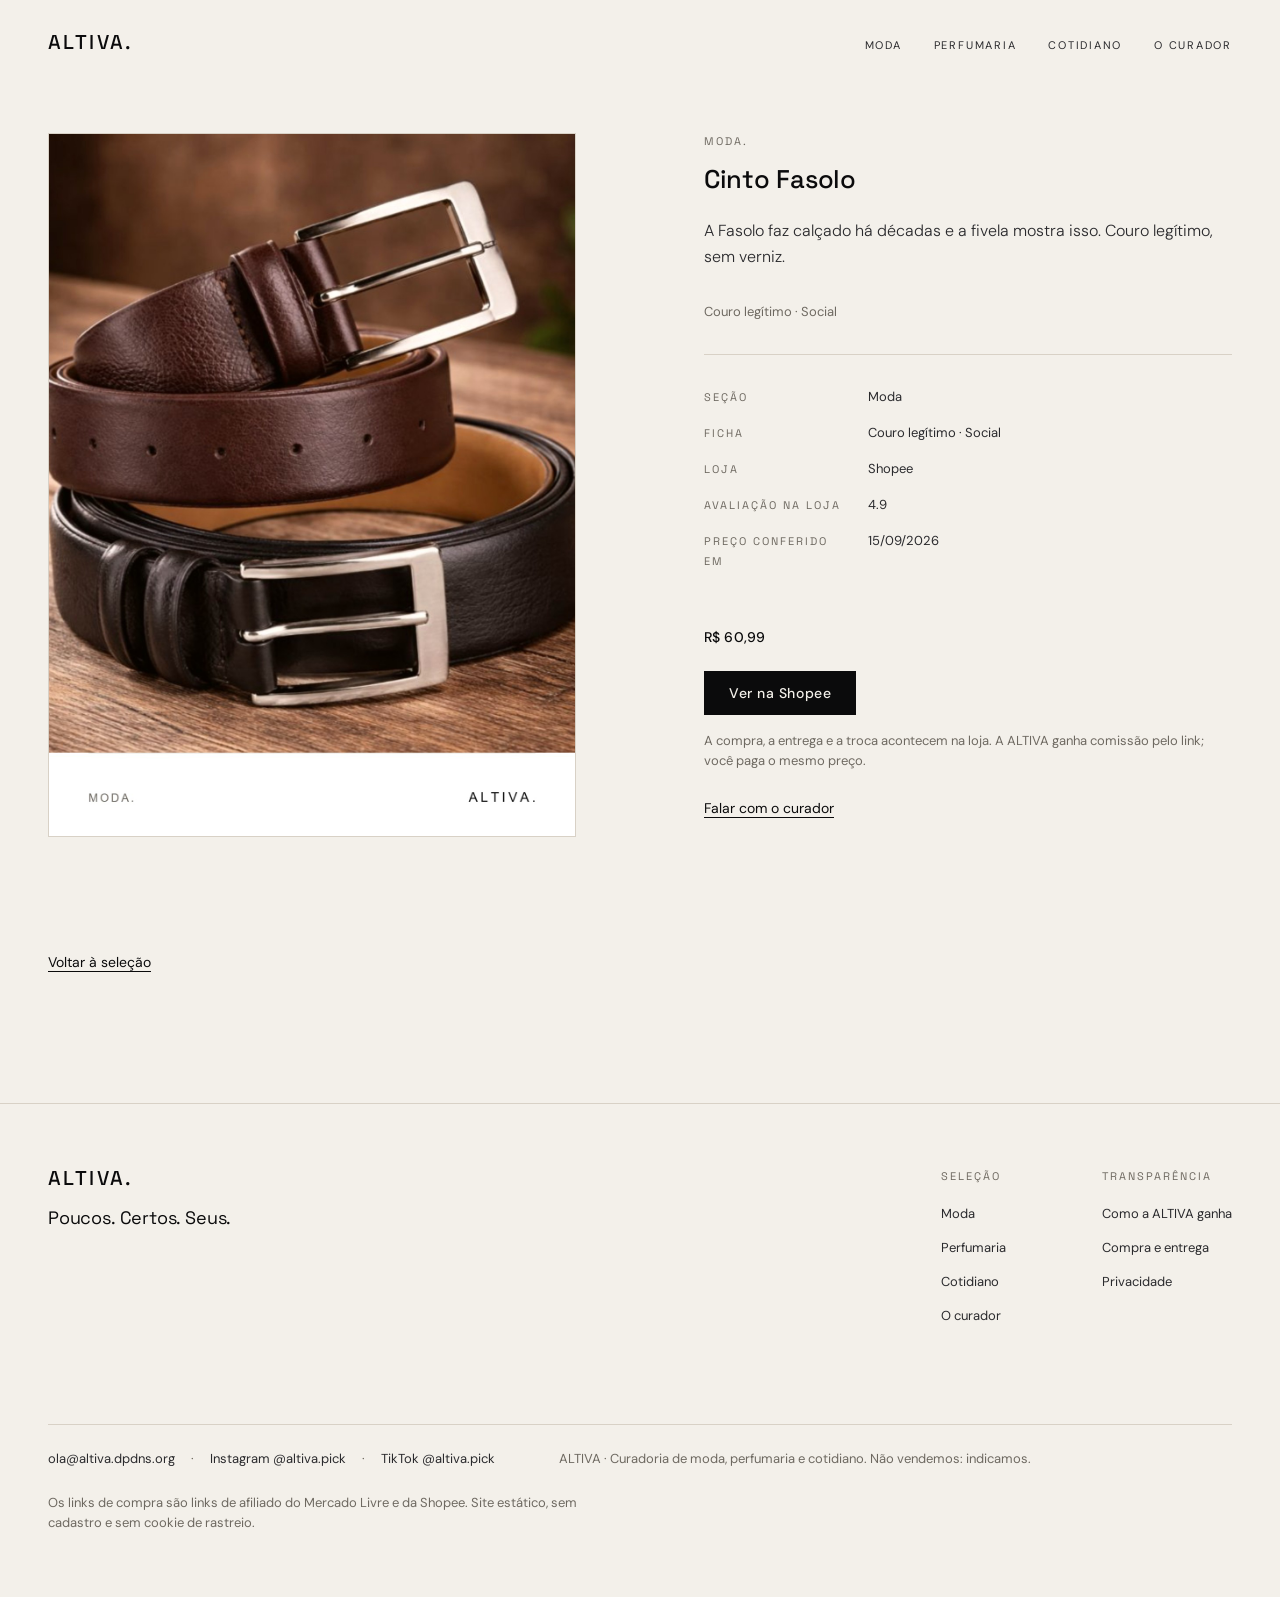
<file: produto.html>
<!DOCTYPE html>
<html lang="pt-BR">
<head>
<meta charset="utf-8">
<meta name="viewport" content="width=device-width, initial-scale=1">
<title>Cinto Fasolo &middot; ALTIVA.</title>
<meta name="description" content="Cinto Fasolo. A Fasolo faz calçado há décadas e a fivela mostra isso. Couro legítimo, sem verniz.">
<meta name="theme-color" content="#F3F0EA">
<link rel="icon" href="assets/favicon.svg" type="image/svg+xml">
<link rel="preconnect" href="https://fonts.googleapis.com">
<link rel="preconnect" href="https://fonts.gstatic.com" crossorigin>
<link rel="stylesheet" href="assets/css/altiva.css">
</head>
<body>

<a class="pular" href="#produto">Ir para o produto</a>

<header class="cabecalho faixa">
  <div class="limite cabecalho__interno">
    <a class="marca" href="index.html">ALTIVA.</a>
    <nav class="nav" aria-label="Principal">
      <a class="nav__item" href="index.html#moda">MODA</a>
      <a class="nav__item" href="index.html#perfumaria">PERFUMARIA</a>
      <a class="nav__item" href="index.html#cotidiano">COTIDIANO</a>
      <a class="nav__item" href="curador.html">O CURADOR</a>
    </nav>
  </div>
</header>

<main class="faixa" id="produto">
  <div class="limite">

    <!-- ========================================================
         Layout dividido. Foto fixa à esquerda, texto à direita.
         ======================================================== -->
    <article class="pdp">

      <div class="pdp__midia">
        <div class="pdp__foto"><img class="pdp__img" src="produtos/imagens/moda-04.jpg" alt="Cinto Fasolo"></div>
      </div>

      <div class="pdp__texto">

        <p class="rotulo pdp__rotulo">MODA.</p>
        <h1 class="t2 pdp__nome">Cinto Fasolo</h1>

        <p class="corpo pdp__curador">A Fasolo faz calçado há décadas e a fivela mostra isso. Couro legítimo, sem verniz.</p>

        <p class="apoio">Couro legítimo · Social</p>

        <div class="pdp__ficha">
          <dl>
            <div class="pdp__linha"><dt>Se&ccedil;&atilde;o</dt><dd>Moda</dd></div>
            <div class="pdp__linha"><dt>Ficha</dt><dd>Couro legítimo · Social</dd></div>
            <div class="pdp__linha"><dt>Loja</dt><dd>Shopee</dd></div>
            <div class="pdp__linha"><dt>Avalia&ccedil;&atilde;o na loja</dt><dd>4.9</dd></div>
            <div class="pdp__linha"><dt>Pre&ccedil;o conferido em</dt><dd>15/09/2026</dd></div>
          </dl>
        </div>

        <div class="pdp__acao">
          <p class="preco pdp__preco">R$ 60,99</p>

          <div class="pdp__botao">
            <a class="btn btn--primario" href="https://s.shopee.com.br/LnErhIjz7" target="_blank" rel="noopener sponsored nofollow">Ver na Shopee</a>
          </div>

          <p class="apoio pdp__aviso">A compra, a entrega e a troca acontecem na loja.
          A ALTIVA ganha comiss&atilde;o pelo link; voc&ecirc; paga o mesmo pre&ccedil;o.</p>

          <p class="pdp__terciario">
            <a class="link" href="mailto:ola@altiva.dpdns.org">Falar com o curador</a>
          </p>
        </div>

      </div>
    </article>

    <nav class="mt-6" aria-label="Retorno">
      <a class="link" href="index.html#selecao">Voltar à seleção</a>
    </nav>

  </div>
</main>

<footer class="rodape faixa">
  <div class="limite">
    <div class="rodape__interno">

      <div>
        <p class="marca rodape__assinatura">ALTIVA.</p>
        <p class="rodape__slogan">Poucos. Certos. Seus.</p>
      </div>

      <div class="rodape__listas">
        <div>
          <p class="rotulo rodape__titulo">Seleção</p>
          <ul class="rodape__lista">
            <li><a class="rodape__link" href="index.html#moda">Moda</a></li>
            <li><a class="rodape__link" href="index.html#perfumaria">Perfumaria</a></li>
            <li><a class="rodape__link" href="index.html#cotidiano">Cotidiano</a></li>
            <li><a class="rodape__link" href="curador.html">O curador</a></li>
          </ul>
        </div>
        <div>
          <p class="rotulo rodape__titulo">Transpar&ecirc;ncia</p>
          <ul class="rodape__lista">
            <li><a class="rodape__link" href="curador.html#politicas">Como a ALTIVA ganha</a></li>
            <li><a class="rodape__link" href="curador.html#politicas">Compra e entrega</a></li>
            <li><a class="rodape__link" href="curador.html#politicas">Privacidade</a></li>
          </ul>
        </div>
      </div>

    </div>

    <div class="rodape__legal">
      <p class="apoio rodape__contato">
        <a class="rodape__link" href="mailto:ola@altiva.dpdns.org">ola@altiva.dpdns.org</a>
        <span class="rodape__sep" aria-hidden="true">·</span>
        <a class="rodape__link" href="https://instagram.com/altiva.pick" rel="noreferrer">Instagram @altiva.pick</a>
        <span class="rodape__sep" aria-hidden="true">·</span>
        <a class="rodape__link" href="https://www.tiktok.com/@altiva.pick" rel="noreferrer">TikTok @altiva.pick</a>
      </p>
      <p class="apoio">ALTIVA &middot; Curadoria de moda, perfumaria e cotidiano. N&atilde;o vendemos: indicamos.</p>
      <p class="apoio">Os links de compra s&atilde;o links de afiliado do Mercado Livre e da Shopee. Site est&aacute;tico, sem cadastro e sem cookie de rastreio.</p>
    </div>
  </div>
</footer>

</body>
</html>
</file>
<file: assets/css/altiva.css>
/* ================================================================
   ALTIVA. — Sistema de interface
   Baseado no Manual da Marca ALTIVA, versao 1.0, setembro 2026.
   Sete cores. Duas fontes. Espaco vazio, linha de 1 px e o ponto.
   ================================================================ */

@import url('https://fonts.googleapis.com/css2?family=DM+Sans:opsz,wght@9..40,300;9..40,400;9..40,500&family=Space+Grotesk:wght@400;500&display=swap');

/* ---------------------------------------------------------------
   01 · Tokens
   --------------------------------------------------------------- */
:root{
  /* Paleta. Nenhuma outra cor entra neste arquivo. */
  --noir:#0B0B0C;
  --bone:#F3F0EA;
  --blanc:#FFFFFF;
  --graphite:#2A2A2D;
  --stone:#6E6961;
  --sand:#D8D1C6;
  --ambar:#A67052;

  /* Tipografia */
  --grotesk:"Space Grotesk","Helvetica Neue",Helvetica,Arial,sans-serif;
  --sans:"DM Sans","Helvetica Neue",Helvetica,Arial,sans-serif;

  /* Escala de espaco, base 8 */
  --e1:8px; --e2:16px; --e3:24px; --e4:32px;
  --e5:48px; --e6:64px; --e7:96px; --e8:128px;

  /* Grid */
  --margem:48px;
  --calha:24px;
  --secao:128px;
  --limite:1440px;

  /* Movimento: 300 ms, ease-out, deslocamento de 8 px. Nada mais. */
  --transicao:300ms cubic-bezier(.22,.61,.36,1);

  /* Papeis de superficie (modo unico: Bone) */
  --fundo:var(--bone);
  --texto:var(--graphite);
  --titulo:var(--noir);
  --apoio:var(--stone);
  --linha:var(--sand);
}

@media (max-width:900px){
  :root{ --margem:20px; --calha:16px; --secao:80px; }
}

/* Superficie de campanha. Usada em pecas institucionais, nunca alternada
   automaticamente pelo sistema do usuario. */
.noir{
  --fundo:var(--noir);
  --texto:var(--sand);
  --titulo:var(--bone);
  --apoio:var(--stone);
  --linha:var(--graphite);
}

/* ---------------------------------------------------------------
   02 · Base
   --------------------------------------------------------------- */
*,*::before,*::after{ box-sizing:border-box; }

html{ -webkit-text-size-adjust:100%; scroll-behavior:smooth; }

body{
  margin:0;
  background:var(--fundo);
  color:var(--texto);
  font-family:var(--sans);
  font-weight:300;
  font-size:16px;
  line-height:26px;
  -webkit-font-smoothing:antialiased;
  -moz-osx-font-smoothing:grayscale;
  font-variant-ligatures:none;
}

@media (max-width:900px){
  body{ font-size:15px; line-height:24px; }
}

a{ color:inherit; }
button{ font:inherit; color:inherit; }
h1,h2,h3,p,figure,ul{ margin:0; padding:0; }
ul{ list-style:none; }

::selection{ background:var(--noir); color:var(--bone); }
.noir ::selection{ background:var(--bone); color:var(--noir); }

:focus-visible{ outline:1px solid var(--titulo); outline-offset:4px; }

@media (prefers-reduced-motion:reduce){
  html{ scroll-behavior:auto; }
  *{ transition-duration:1ms !important; animation-duration:1ms !important; }
}

/* ---------------------------------------------------------------
   03 · Estrutura
   --------------------------------------------------------------- */
.faixa{ padding-left:var(--margem); padding-right:var(--margem); }
.limite{ max-width:var(--limite); margin-left:auto; margin-right:auto; }
.secao{ padding-top:var(--secao); }
.pular{
  position:absolute; left:-9999px; top:0;
  background:var(--noir); color:var(--bone);
  padding:12px 16px; z-index:10;
}
.pular:focus{ left:var(--margem); top:var(--e2); }

/* ---------------------------------------------------------------
   04 · Tipografia
   Uma so familia por bloco. Titulo em Grotesk, tudo abaixo em DM Sans.
   --------------------------------------------------------------- */
.display{
  font-family:var(--grotesk);
  font-weight:500;
  font-size:clamp(48px,6.4vw,96px);
  line-height:.92;
  letter-spacing:-.02em;
  color:var(--titulo);
}

.t1{
  font-family:var(--grotesk);
  font-weight:500;
  font-size:clamp(32px,3.4vw,48px);
  line-height:1.08;
  letter-spacing:-.01em;
  color:var(--titulo);
}

.t1--versal{
  font-size:clamp(24px,2.7vw,40px);
  letter-spacing:.02em;
  line-height:1.2;
}

.t2{
  font-family:var(--grotesk);
  font-weight:500;
  font-size:clamp(24px,2vw,28px);
  line-height:1.14;
  letter-spacing:-.01em;
  color:var(--titulo);
}

.rotulo{
  font-family:var(--grotesk);
  font-weight:400;
  font-size:11px;
  line-height:16px;
  letter-spacing:.18em;
  text-transform:uppercase;
  color:var(--apoio);
}

/* Ambar reservado a escassez real. Nunca em area grande, nunca em botao. */
.rotulo--escassez{ color:var(--ambar); font-size:12px; }

.corpo{
  font-family:var(--sans);
  font-weight:300;
  max-width:64ch;
}

.apoio{
  font-family:var(--sans);
  font-weight:400;
  font-size:13px;
  line-height:20px;
  color:var(--apoio);
  max-width:64ch;
}

.preco{
  font-family:var(--sans);
  font-weight:500;
  font-size:14px;
  line-height:20px;
  letter-spacing:.01em;
  color:var(--titulo);
  font-variant-numeric:tabular-nums;
  font-feature-settings:"tnum" 1;
}

.italico{ font-style:italic; }

/* ---------------------------------------------------------------
   05 · Logotipo
   Space Grotesk Medium, caixa-alta, tracking +12%, um ponto final.
   Ponto em Noir ou Bone no uso corrente. Uma ocorrencia por superficie.
   --------------------------------------------------------------- */
.marca{
  font-family:var(--grotesk);
  font-weight:500;
  font-size:20px;
  line-height:1;
  letter-spacing:.12em;
  text-transform:uppercase;
  color:var(--titulo);
  text-decoration:none;
  white-space:nowrap;
  transition:color var(--transicao);
}
.marca:hover{ color:var(--graphite); }
.noir .marca:hover{ color:var(--sand); }
.marca--grande{ font-size:clamp(28px,3vw,40px); }

/* ---------------------------------------------------------------
   06 · Botoes
   Retangular, raio zero, 44 px. Sem icone dentro do botao.
   Nunca dois primarios na mesma tela.
   --------------------------------------------------------------- */
.btn{
  display:inline-flex;
  align-items:center;
  justify-content:center;
  height:44px;
  padding:0 var(--e3);
  border:1px solid transparent;
  border-radius:0;
  font-family:var(--sans);
  font-weight:500;
  font-size:14px;
  line-height:20px;
  letter-spacing:.04em;
  text-decoration:none;
  cursor:pointer;
  transition:background-color var(--transicao), color var(--transicao), border-color var(--transicao);
}

.btn--primario{ background:var(--noir); color:var(--bone); }
.btn--primario:hover{ background:var(--graphite); }
.noir .btn--primario{ background:var(--bone); color:var(--noir); }
.noir .btn--primario:hover{ background:var(--sand); }

.btn--secundario{ background:transparent; color:var(--titulo); border-color:var(--titulo); }
.btn--secundario:hover{ color:var(--graphite); border-color:var(--graphite); }

.btn--largo{ width:100%; }

/* Terciario: texto sublinhado, 1 px, cor do texto. */
.link{
  font-family:var(--sans);
  font-weight:400;
  font-size:14px;
  line-height:20px;
  color:var(--titulo);
  text-decoration:underline;
  text-decoration-thickness:1px;
  text-underline-offset:4px;
  transition:color var(--transicao);
}
.link:hover{ color:var(--graphite); }
.noir .link:hover{ color:var(--sand); }

/* ---------------------------------------------------------------
   07 · Cabecalho
   Transparente sobre o fundo da pagina. Sem borda, sem fundo.
   --------------------------------------------------------------- */
.cabecalho{
  background:transparent;
  border:0;
  padding-top:var(--e4);
  padding-bottom:var(--e4);
}
.cabecalho__interno{
  display:flex;
  align-items:baseline;
  justify-content:space-between;
  gap:var(--e4);
}
.nav{
  display:flex;
  align-items:baseline;
  gap:var(--e4);
}
.nav__item{
  font-family:var(--sans);
  font-weight:400;
  font-size:11px;
  line-height:16px;
  letter-spacing:.16em;
  text-transform:uppercase;
  color:var(--texto);
  text-decoration:none;
  transition:color var(--transicao);
}
.nav__item:hover,.nav__item[aria-current="page"]{ color:var(--titulo); }
.nav__sacola{ margin-left:var(--e3); }

@media (max-width:760px){
  .cabecalho__interno{ flex-direction:column; align-items:flex-start; gap:var(--e3); }
  .nav{ flex-wrap:wrap; gap:var(--e3); }
  .nav__sacola{ margin-left:0; }
}

/* ---------------------------------------------------------------
   08 · Hero
   Metade texto, metade objeto. Um botao. Sem carrossel.
   --------------------------------------------------------------- */
.hero{
  display:grid;
  grid-template-columns:minmax(0,1fr) minmax(0,1fr);
  align-items:stretch;
  min-height:min(76vh,720px);
}
.hero__texto{
  display:flex;
  flex-direction:column;
  justify-content:flex-end;
  padding:var(--e7) var(--e6) var(--e7) var(--margem);
}
.hero__rotulo{ margin-bottom:var(--e3); }
.hero__acao{
  display:flex;
  align-items:center;
  gap:var(--e3);
  margin-top:var(--e5);
  flex-wrap:wrap;
}
/* Vitrine: o objeto do hero e uma sucessao de fotos reais da selecao.
   Troca por opacidade, sem seta e sem ponto colorido. */
.vitrine{
  position:relative;
  overflow:hidden;
  background:var(--blanc);
  border-left:1px solid var(--linha);
}
.vitrine__quadro{
  position:absolute; inset:0;
  display:block; overflow:hidden;
  opacity:0; pointer-events:none;
  transition:opacity 600ms cubic-bezier(.22,.61,.36,1);
}
.vitrine__quadro.is-ativo{ opacity:1; pointer-events:auto; }
/* a faixa ALTIVA ocupa os 11,9% de baixo do cartao; o enquadramento em 38%
   mantem o corte acima dela em qualquer proporcao de tela */
.vitrine__img{
  display:block;
  width:100%; height:100%;
  object-fit:cover; object-position:center 38%;
  transition:transform 1400ms cubic-bezier(.22,.61,.36,1);
}
.vitrine__quadro.is-ativo .vitrine__img{ transform:scale(1.02); }
.vitrine__legenda{
  position:absolute; z-index:2;
  left:var(--e4); bottom:var(--e4);
  background:var(--blanc);
  padding:var(--e2) var(--e3) calc(var(--e2) + 2px);
  max-width:min(78%,330px);
}
.vitrine__secao{ color:var(--apoio); }
.vitrine__nome{
  font-family:var(--grotesk); font-weight:500;
  font-size:17px; line-height:23px; letter-spacing:-.01em;
  color:var(--titulo); margin-top:6px;
}
.vitrine__preco{ margin-top:2px; }
.vitrine__marcas{
  position:absolute; z-index:2;
  right:var(--e4); bottom:calc(var(--e4) + 6px);
  display:flex; gap:10px;
}
.vitrine__marca{
  width:26px; height:1px; padding:8px 0;
  background:transparent; border:0; cursor:pointer;
  -webkit-appearance:none; appearance:none;
}
.vitrine__marca::before{
  content:""; display:block; height:1px; width:100%;
  background:var(--sand);
  transition:background-color var(--transicao);
}
.vitrine__marca.is-ativo::before,.vitrine__marca:hover::before{ background:var(--noir); }

/* Revelacao ao rolar: 8 px e 300 ms, o que o manual permite. */
.revelar{
  opacity:0; transform:translateY(8px);
  transition:opacity var(--transicao), transform var(--transicao);
}
.revelar.revelado{ opacity:1; transform:none; }

/* Item de navegacao da secao que esta na tela. */
.nav__item.is-ativo{ color:var(--titulo); }

.selecao__aviso{ margin-top:var(--e2); max-width:60ch; }

@media (prefers-reduced-motion: reduce){
  .revelar{ opacity:1; transform:none; transition:none; }
  .vitrine__img{ transition:none; }
  .vitrine__quadro{ transition:none; }
}

@media (max-width:900px){
  .hero{ grid-template-columns:1fr; min-height:0; }
  .hero__texto{
    order:2;
    padding:var(--e5) var(--margem) 0;
  }
  .vitrine{
    order:1;
    aspect-ratio:4/3;
    border-left:0;
    border-bottom:1px solid var(--linha);
  }
  .vitrine__legenda{ left:var(--margem); bottom:var(--e3); }
  .vitrine__marcas{ right:var(--margem); bottom:calc(var(--e3) + 6px); }
  .hero__acao{ margin-top:var(--e4); }
}

/* ---------------------------------------------------------------
   09 · Selecao
   Secoes nomeadas, tres colunas no desktop, sem filtros visiveis.
   --------------------------------------------------------------- */
.secao__grupo + .secao__grupo{ margin-top:var(--secao); }
.selecao__cabecalho{
  display:flex;
  align-items:baseline;
  justify-content:space-between;
  gap:var(--e4);
  padding-bottom:var(--e6);
  flex-wrap:wrap;
}
.grade{
  display:grid;
  grid-template-columns:repeat(3,minmax(0,1fr));
  column-gap:var(--calha);
  row-gap:var(--e6);
}
@media (max-width:1024px){ .grade{ grid-template-columns:repeat(2,minmax(0,1fr)); } }
@media (max-width:640px){ .grade{ grid-template-columns:1fr; row-gap:var(--e5); } }

/* Cartao de produto. Foto 3:4 em Blanc, nome, uma linha tecnica, preco.
   Sem estrelas, sem favoritar, sem selo. */
.cartao{
  display:block;
  text-decoration:none;
  color:inherit;
}
.cartao__foto{
  aspect-ratio:3/4;
  background:var(--blanc);
  border:1px solid var(--linha);
  transition:border-color var(--transicao);
}
.cartao__foto--noir{ background:var(--noir); border-color:var(--noir); }
.cartao:hover .cartao__foto{ border-color:var(--graphite); }
.cartao__nome{
  font-family:var(--grotesk);
  font-weight:500;
  font-size:18px;
  line-height:24px;
  letter-spacing:-.01em;
  color:var(--titulo);
  margin-top:var(--e3);
  transition:color var(--transicao);
}
.cartao:hover .cartao__nome{ color:var(--graphite); }
.cartao__tecnica{ margin-top:var(--e1); }
.cartao__preco{ margin-top:var(--e2); }

/* ---------------------------------------------------------------
   10 · Pagina de produto
   Foto fixa a esquerda, texto rolavel a direita.
   --------------------------------------------------------------- */
.pdp{
  display:grid;
  grid-template-columns:minmax(0,1fr) minmax(0,1fr);
  column-gap:var(--e8);
  align-items:start;
  padding-top:var(--e5);
}
.pdp__midia{
  position:sticky;
  top:var(--e5);
}
.pdp__foto{
  aspect-ratio:3/4;
  background:var(--blanc);
  border:1px solid var(--linha);
}
.pdp__texto{ padding-bottom:var(--e6); }
.pdp__rotulo{ margin-bottom:var(--e2); }
.pdp__nome{ margin-bottom:var(--e3); }
.pdp__curador{ margin-bottom:var(--e4); }
.pdp__ficha{
  border-top:1px solid var(--linha);
  padding-top:var(--e3);
  margin-top:var(--e4);
}
.pdp__ficha dl{ margin:0; }
.pdp__linha{
  display:grid;
  grid-template-columns:140px minmax(0,1fr);
  gap:var(--e3);
  padding:var(--e1) 0;
}
.pdp__linha dt{
  font-family:var(--grotesk);
  font-weight:400;
  font-size:11px;
  line-height:20px;
  letter-spacing:.18em;
  text-transform:uppercase;
  color:var(--apoio);
}
.pdp__linha dd{
  margin:0;
  font-family:var(--sans);
  font-weight:400;
  font-size:13px;
  line-height:20px;
  color:var(--texto);
}
.pdp__acao{ margin-top:var(--e5); }
.pdp__botao{ margin-top:var(--e3); }
.pdp__terciario{ margin-top:var(--e3); }
.pdp__aviso{ margin-top:var(--e2); }

/* Tamanhos: contorno de 1 px, raio zero, 44 px. Estado selecionado em Noir. */
.tamanhos{
  display:flex;
  gap:var(--e1);
  flex-wrap:wrap;
  margin-top:var(--e2);
}
.tamanho{ position:relative; }
.tamanho input{
  position:absolute;
  inset:0;
  opacity:0;
  margin:0;
  cursor:pointer;
}
.tamanho span{
  display:flex;
  align-items:center;
  justify-content:center;
  min-width:44px;
  height:44px;
  padding:0 var(--e2);
  border:1px solid var(--linha);
  font-family:var(--sans);
  font-weight:500;
  font-size:14px;
  line-height:20px;
  letter-spacing:.04em;
  color:var(--titulo);
  transition:border-color var(--transicao), background-color var(--transicao), color var(--transicao);
}
.tamanho input:hover + span{ border-color:var(--titulo); }
.tamanho input:focus-visible + span{ outline:1px solid var(--titulo); outline-offset:4px; }
.tamanho input:checked + span{
  background:var(--noir);
  border-color:var(--noir);
  color:var(--bone);
}
.tamanho input:disabled + span{
  color:var(--sand);
  border-color:var(--linha);
  cursor:default;
}
.tamanho input:disabled{ cursor:default; }

/* Fotos adicionais: aparecem ao rolar, uma por vez. */
.pdp__extras{ padding-top:var(--secao); }
.extra{
  max-width:720px;
  margin:0 0 var(--e6);
  aspect-ratio:3/4;
  background:var(--blanc);
  border:1px solid var(--linha);
}
.extra--noir{ background:var(--noir); border-color:var(--noir); }
.extra:last-child{ margin-bottom:0; }

@media (max-width:900px){
  .pdp{ grid-template-columns:1fr; row-gap:var(--e5); padding-top:var(--e3); }
  .pdp__midia{ position:static; }
  .pdp__texto{ padding-bottom:var(--e5); }
}

/* ---------------------------------------------------------------
   11 · Manifesto (superficie de campanha)
   --------------------------------------------------------------- */
.manifesto{ padding-top:var(--secao); padding-bottom:var(--secao); }
.manifesto__verso{
  font-family:var(--grotesk);
  font-weight:400;
  font-size:clamp(22px,2.4vw,32px);
  line-height:1.4;
  letter-spacing:-.01em;
  color:var(--titulo);
  max-width:46ch;
}
.manifesto__verso + .manifesto__verso{ margin-top:var(--e5); }
.duas{
  display:grid;
  grid-template-columns:repeat(2,minmax(0,1fr));
  column-gap:var(--e8);
  row-gap:var(--e5);
}
@media (max-width:900px){ .duas{ grid-template-columns:1fr; column-gap:0; } }

/* ---------------------------------------------------------------
   12 · Rodape
   Linha fina de 1 px. Fecha a experiencia com a assinatura.
   --------------------------------------------------------------- */
.rodape{
  margin-top:var(--secao);
  border-top:1px solid var(--linha);
  padding-top:var(--e6);
  padding-bottom:var(--e6);
}
.rodape__interno{
  display:grid;
  grid-template-columns:minmax(0,1fr) auto;
  gap:var(--e6);
  align-items:start;
}
.rodape__assinatura{ font-family:var(--grotesk); }
.rodape__slogan{
  font-family:var(--grotesk);
  font-weight:400;
  font-size:18px;
  line-height:28px;
  letter-spacing:-.01em;
  color:var(--titulo);
  margin-top:var(--e2);
}
.rodape__listas{
  display:flex;
  gap:var(--e7);
  flex-wrap:wrap;
}
.rodape__lista li + li{ margin-top:var(--e1); }
.rodape__titulo{ margin-bottom:var(--e2); }
.rodape__link{
  font-family:var(--sans);
  font-weight:400;
  font-size:13px;
  line-height:20px;
  color:var(--texto);
  text-decoration:none;
  transition:color var(--transicao);
}
.rodape__link:hover{ color:var(--titulo); text-decoration:underline; text-decoration-thickness:1px; text-underline-offset:4px; }
/* Foto do produto: contida no quadro Blanc 3:4, sem cortar. */
.cartao__foto{ display:flex; align-items:center; justify-content:center; overflow:hidden; }
.cartao__img{
  width:100%; height:100%; object-fit:contain; display:block;
  transition:transform var(--transicao);
}
.cartao:hover .cartao__img{ transform:scale(1.02); }
.cartao__de{
  text-decoration:line-through; color:var(--stone); margin-top:2px;
}

.rodape__contato{
  display:flex;
  gap:var(--e2);
  flex-wrap:wrap;
  align-items:baseline;
}
.rodape__sep{ color:var(--stone); }
.rodape__legal{
  margin-top:var(--e7);
  padding-top:var(--e3);
  border-top:1px solid var(--linha);
  display:flex;
  gap:var(--e3) var(--e6);
  flex-wrap:wrap;
}

@media (max-width:900px){
  .rodape__interno{ grid-template-columns:1fr; gap:var(--e5); }
  .rodape__listas{ gap:var(--e5); }
  .rodape__contato{
  display:flex;
  gap:var(--e2);
  flex-wrap:wrap;
  align-items:baseline;
}
.rodape__sep{ color:var(--stone); }
.rodape__legal{ margin-top:var(--e5); }
}

/* ---------------------------------------------------------------
   13 · Utilitarios
   --------------------------------------------------------------- */
.mt-1{ margin-top:var(--e1); }
.mt-2{ margin-top:var(--e2); }
.mt-3{ margin-top:var(--e3); }
.mt-4{ margin-top:var(--e4); }
.mt-5{ margin-top:var(--e5); }
.mt-6{ margin-top:var(--e6); }
.oculto{
  position:absolute;
  width:1px;height:1px;
  overflow:hidden;
  clip:rect(0 0 0 0);
  white-space:nowrap;
}

/* Nota do curador no cartao. Uma frase, duas linhas no maximo. */
.cartao__razao{
  font-family:var(--sans);
  font-weight:300;
  font-size:14px;
  line-height:20px;
  color:var(--apoio);
  margin-top:var(--e2);
  max-width:34ch;
}

/* Foto real na pagina de produto. */
.pdp__img{ width:100%; height:100%; object-fit:contain; display:block; }
.pdp__preco{ margin-bottom:var(--e3); }
</file>
